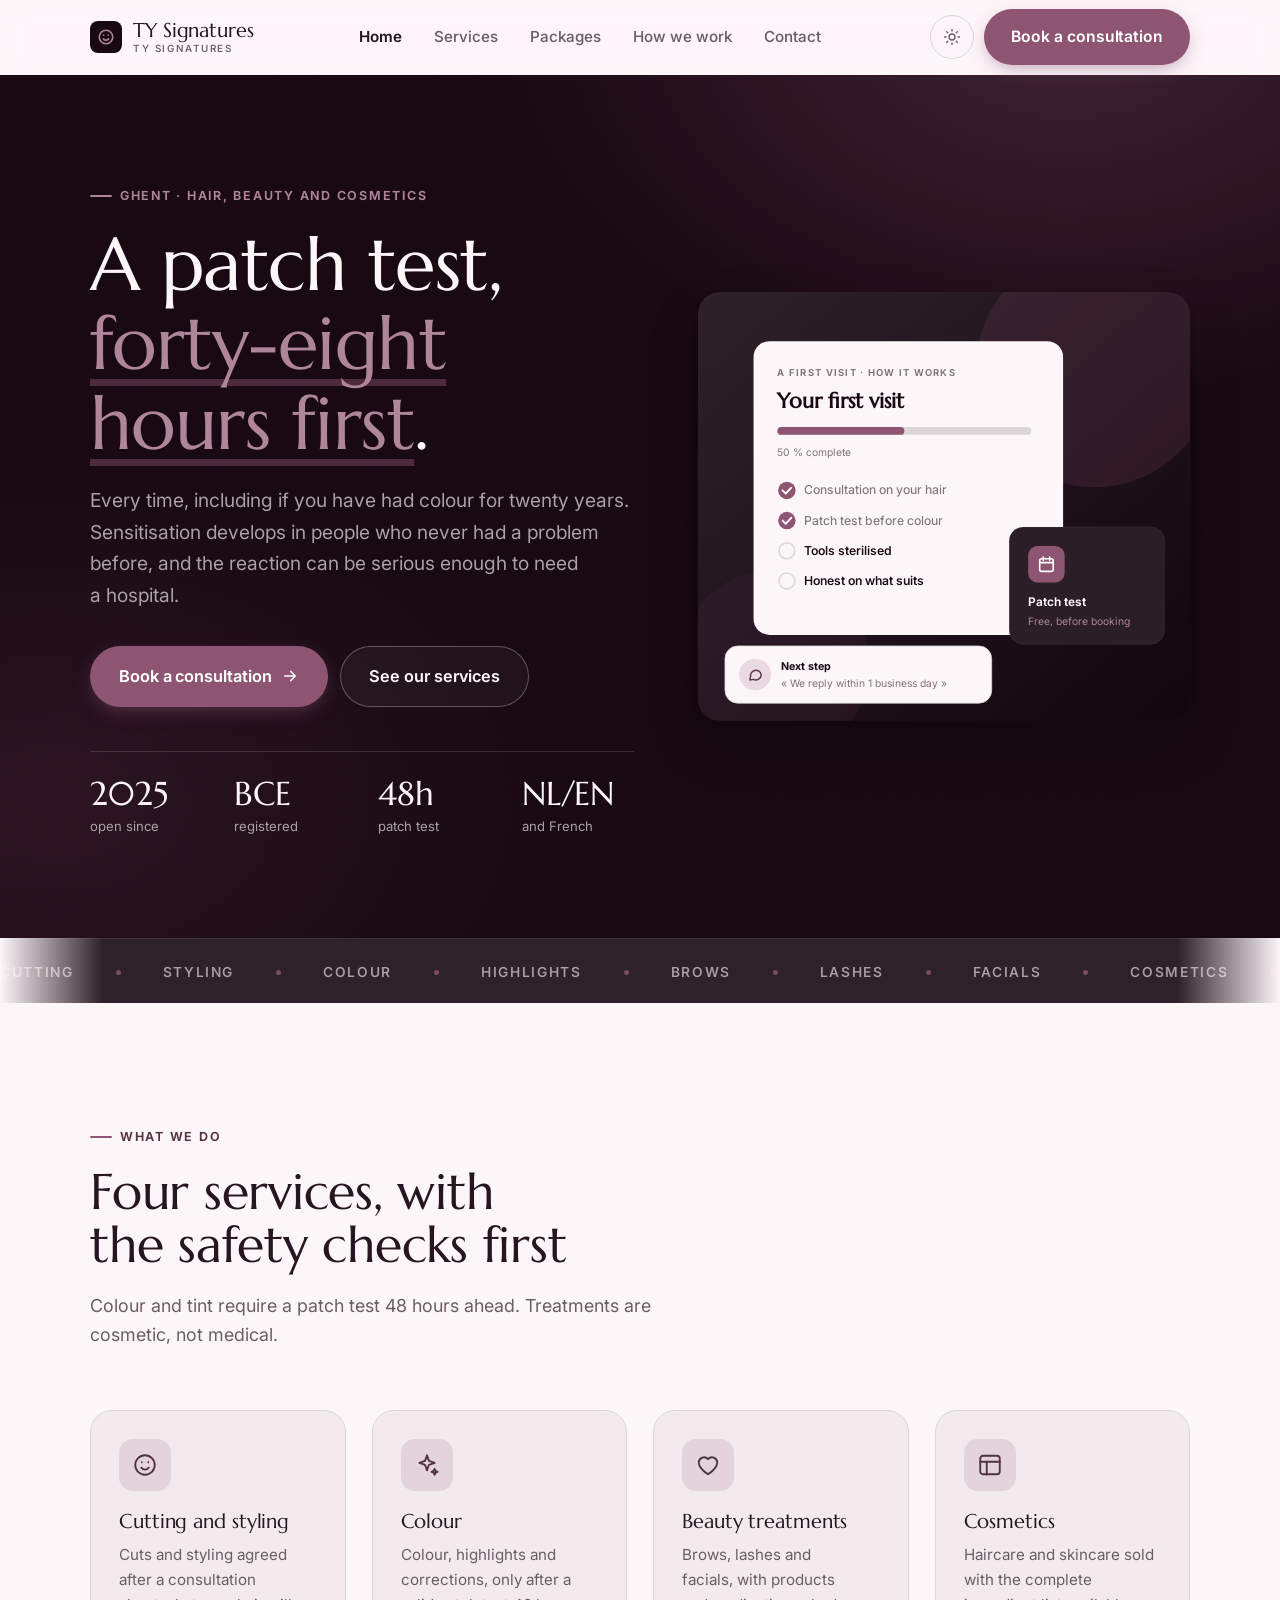
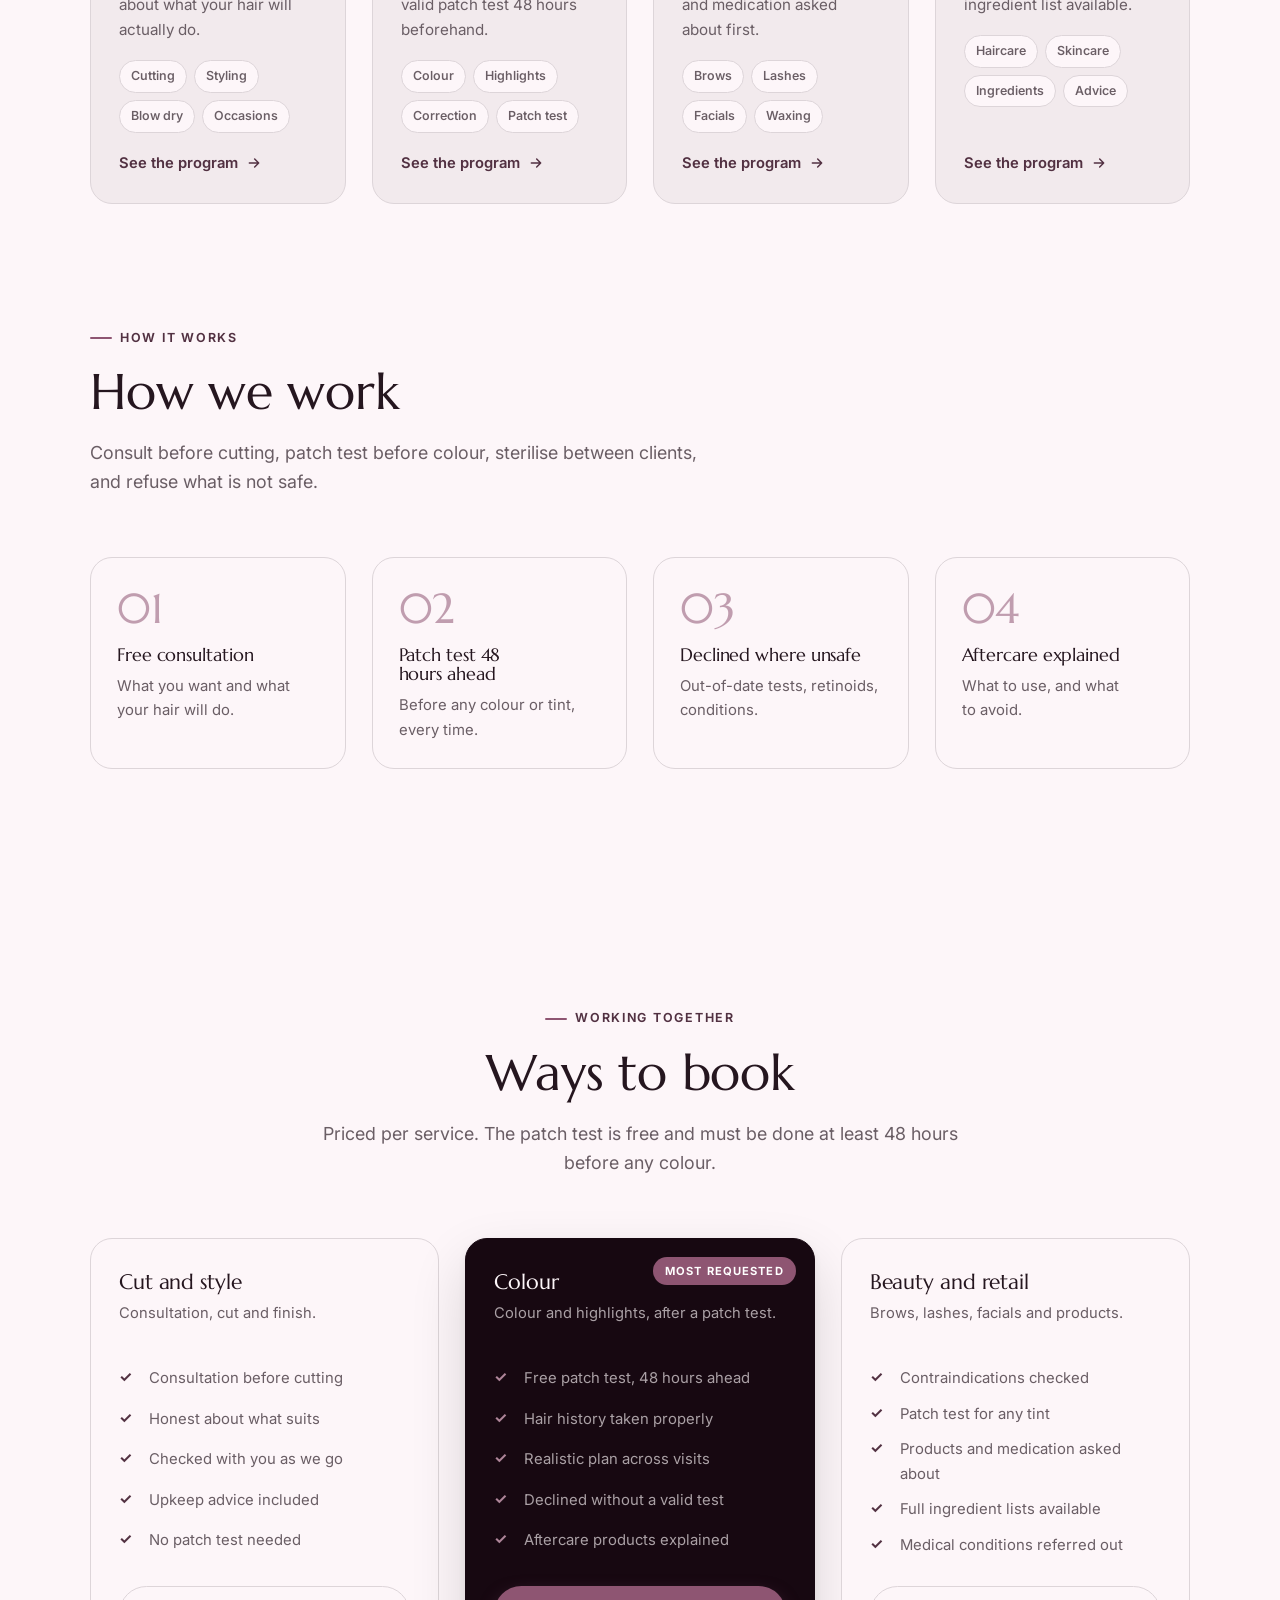
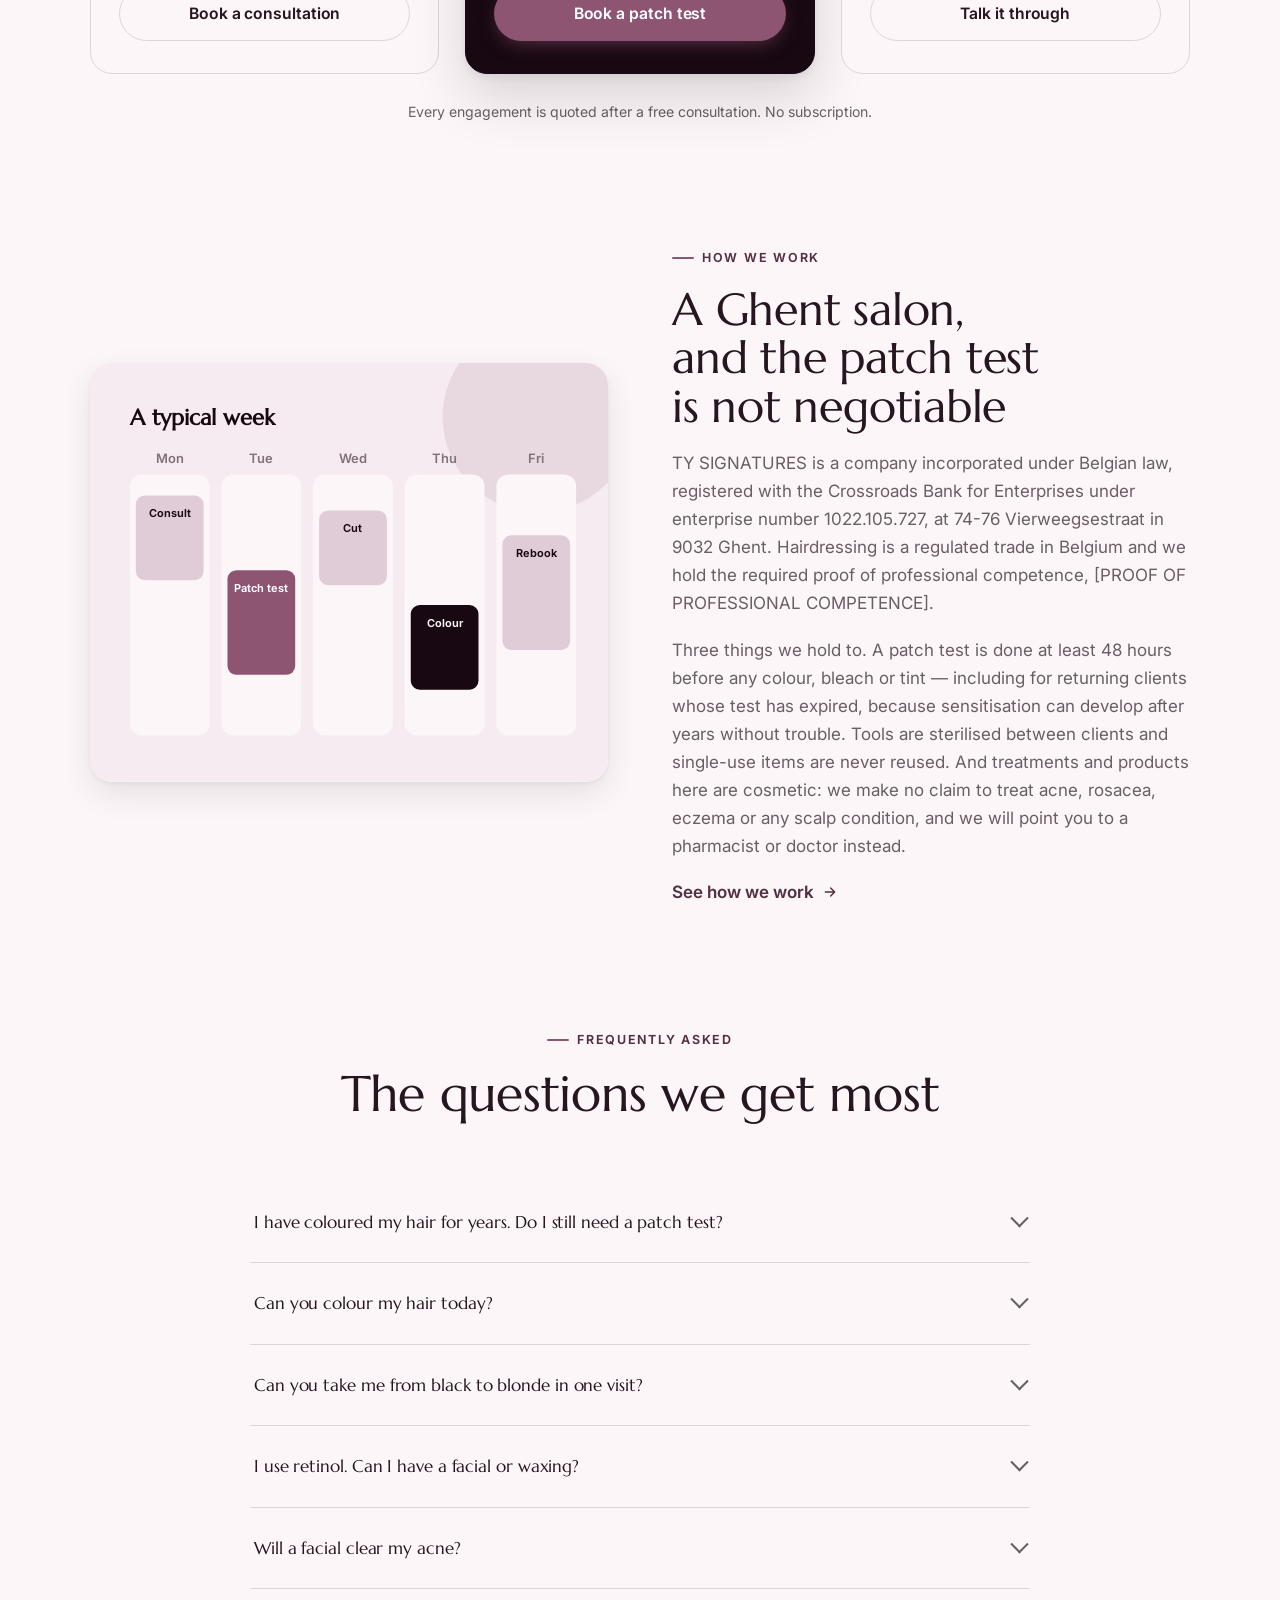
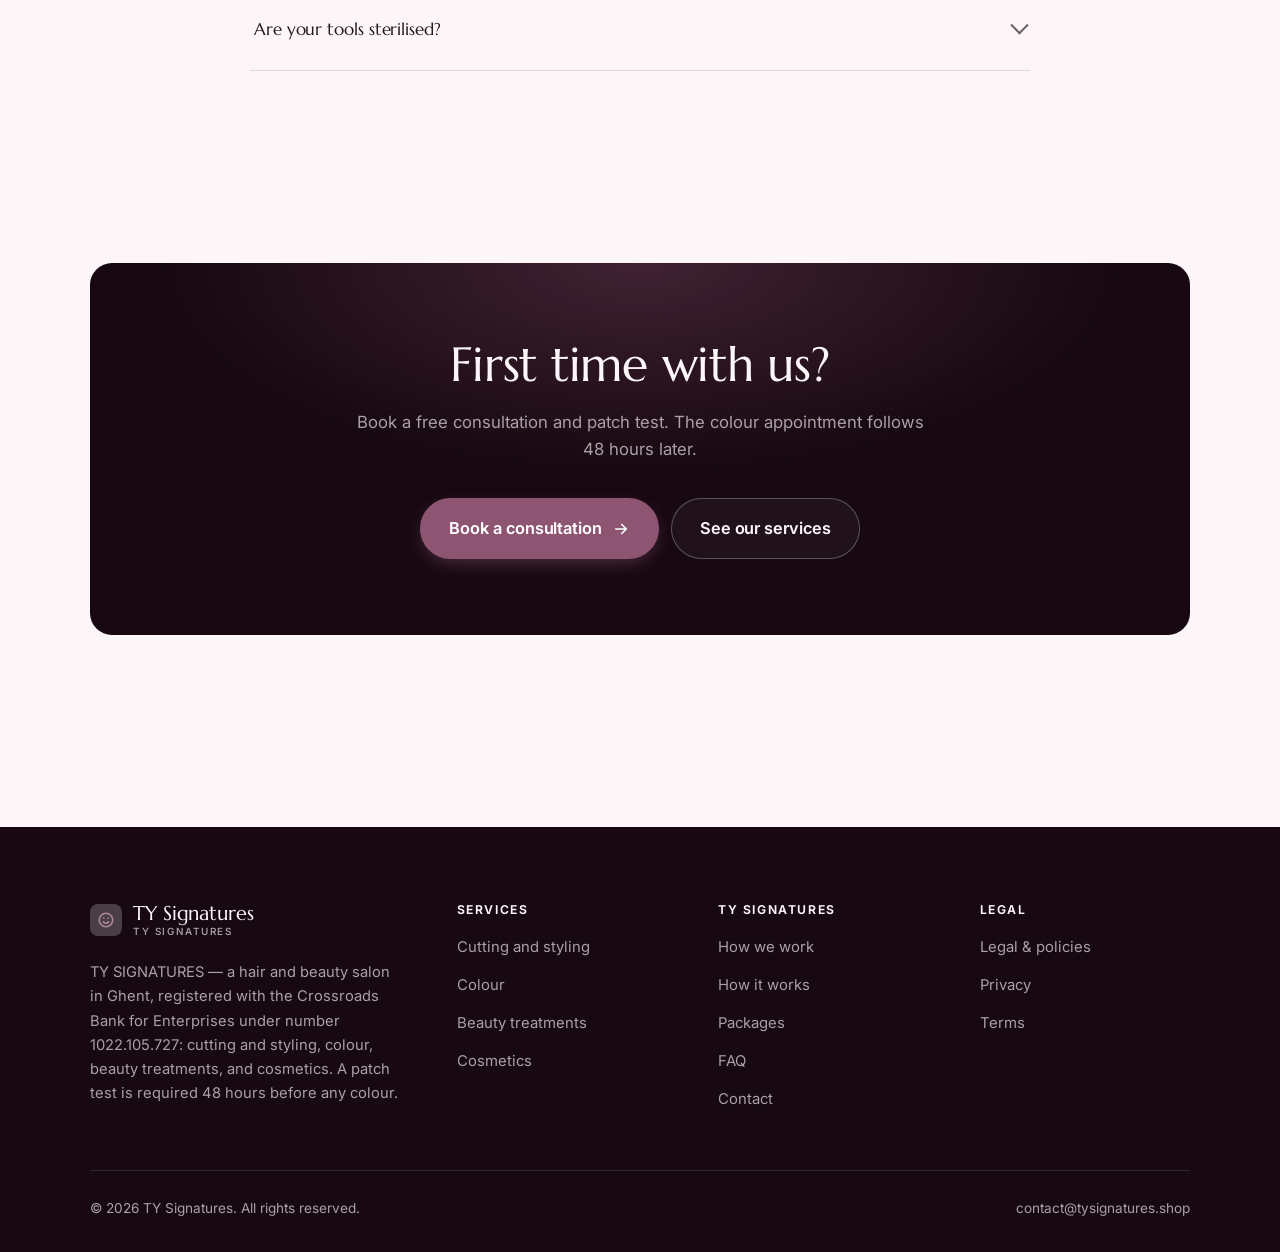
<file: index.html>
<!DOCTYPE html>
<html lang="en" class="no-js">
<head>
<meta charset="utf-8">
<meta name="viewport" content="width=device-width, initial-scale=1">
<title>TY SIGNATURES — hair and beauty salon in Ghent</title>
<meta name="description" content="TY SIGNATURES, a hair and beauty salon in Ghent: cutting and styling, colour with a 48-hour patch test, beauty treatments, and cosmetics with full ingredient lists.">
<link rel="canonical" href="https://tysignatures.shop/">

<meta property="og:type" content="website">
<meta property="og:url" content="https://tysignatures.shop/">
<meta property="og:site_name" content="TY Signatures">
<meta property="og:locale" content="en_US">
<meta property="og:title" content="TY SIGNATURES — hair and beauty salon in Ghent">
<meta property="og:description" content="TY SIGNATURES, a hair and beauty salon in Ghent: cutting and styling, colour with a 48-hour patch test, beauty treatments, and cosmetics with full ingredient lists.">
<meta name="theme-color" content="#170811">

<link rel="icon" href="assets/img/favicon.svg" type="image/svg+xml">
<link rel="preconnect" href="https://fonts.googleapis.com">
<link rel="preconnect" href="https://fonts.gstatic.com" crossorigin>
<link rel="stylesheet" href="https://fonts.googleapis.com/css2?family=Marcellus&family=Inter:wght@400..700&display=swap">
<link rel="stylesheet" href="assets/css/style.css">

<!-- Thème appliqué avant le premier rendu (évite le flash) -->
<script>
document.documentElement.classList.remove('no-js');
(function(){try{var t=localStorage.getItem('site-theme');if(t){document.documentElement.setAttribute('data-theme',t);}}catch(e){}})();
</script>
<script type="application/ld+json">
{
  "@context": "https://schema.org",
  "@type": "Organization",
  "name": "TY Signatures",
  "url": "https://tysignatures.shop/",
  "email": "contact@tysignatures.shop",
  "description": "TY SIGNATURES, a hair and beauty salon in Ghent: cutting and styling, colour with a 48-hour patch test, beauty treatments, and cosmetics with full ingredient lists.",
  "areaServed": "US",
  "knowsLanguage": "en"
}
</script>
</head>

<body>
<a class="skip-link" href="#main">Skip to main content</a>

<header class="site-header">
  <nav class="wrap nav" aria-label="Main navigation">
    <a class="brand" href="index.html">
      <svg class="brand__mark" viewBox="0 0 64 64" aria-hidden="true">
        <rect class="bm-bg" width="64" height="64" rx="16"/>
        <g class="bm-ic" transform="translate(14 14) scale(1.5)" fill="none" stroke-width="2.1" stroke-linecap="round" stroke-linejoin="round"><circle cx="12" cy="12" r="9"/><path d="M8.5 14.5c1 1.2 2.2 1.8 3.5 1.8s2.5-.6 3.5-1.8M9 9.5h.01M15 9.5h.01"/></g>
      </svg>
      <span>TY Signatures<span class="brand__sub">TY SIGNATURES</span></span>
    </a>

    <ul class="nav__links" id="nav-links">
      <li><a href="index.html" aria-current="page">Home</a></li>
      <li><a href="programs.html">Services</a></li>
      <li><a href="index.html#pricing">Packages</a></li>
      <li><a href="about.html">How we work</a></li>
      <li><a href="contact.html">Contact</a></li>
      <li><a class="btn btn--primary" href="contact.html">Book a consultation</a></li>
    </ul>

    <div class="nav__cta">
      <button class="theme-toggle" type="button" aria-label="Switch to dark theme">
        <svg class="icon-sun" viewBox="0 0 24 24" fill="none" stroke="currentColor" stroke-width="1.8" stroke-linecap="round" aria-hidden="true"><circle cx="12" cy="12" r="4"/><path d="M12 2v2m0 16v2M2 12h2m16 0h2M4.9 4.9l1.4 1.4m11.4 11.4 1.4 1.4M19.1 4.9l-1.4 1.4M6.3 17.7l-1.4 1.4"/></svg>
        <svg class="icon-moon" viewBox="0 0 24 24" fill="none" stroke="currentColor" stroke-width="1.8" stroke-linecap="round" stroke-linejoin="round" aria-hidden="true"><path d="M21 12.8A9 9 0 1 1 11.2 3a7 7 0 0 0 9.8 9.8z"/></svg>
      </button>
      <a class="btn btn--primary" href="contact.html">Book a consultation</a>
      <button class="nav__toggle" type="button" aria-expanded="false" aria-controls="nav-links" aria-label="Open menu">
        <svg class="icon-open" viewBox="0 0 24 24" fill="none" stroke="currentColor" stroke-width="2" stroke-linecap="round" aria-hidden="true"><path d="M3 6h18M3 12h18M3 18h18"/></svg>
        <svg class="icon-close" viewBox="0 0 24 24" fill="none" stroke="currentColor" stroke-width="2" stroke-linecap="round" aria-hidden="true"><path d="M6 6l12 12M18 6L6 18"/></svg>
      </button>
    </div>
  </nav>
</header>

<main id="main">

<section class="hero">
  <div class="wrap hero__inner">
    <div>
      <span class="eyebrow hero__eyebrow">Ghent · Hair, beauty and cosmetics</span>
      <h1>A patch test,<br> <em>forty-eight hours first</em>.</h1>
      <p class="hero__lede">Every time, including if you have had colour for twenty years. Sensitisation develops in people who never had a problem before, and the reaction can be serious enough to need a hospital.</p>

      <div class="hero__actions">
        <a class="btn btn--primary btn--lg" href="contact.html">Book a consultation <svg viewBox="0 0 24 24" fill="none" stroke="currentColor" stroke-width="2.2" stroke-linecap="round" stroke-linejoin="round" aria-hidden="true"><path d="M5 12h14M13 6l6 6-6 6"/></svg></a>
        <a class="btn btn--on-dark btn--lg" href="programs.html">See our services</a>
      </div>

      <ul class="hero__proof">
        <li><span class="stat__num">2025</span><span class="stat__label">open since</span></li>
        <li><span class="stat__num">BCE</span><span class="stat__label">registered</span></li>
        <li><span class="stat__num">48h</span><span class="stat__label">patch test</span></li>
        <li><span class="stat__num">NL/EN</span><span class="stat__label">and French</span></li>
      </ul>
    </div>

    <div class="hero__art">
      <svg viewBox="0 0 620 540" role="img" aria-label="How a first visit to TY Signatures works, from consultation to patch test.">
        <defs>
          <linearGradient id="hbg" x1="0" y1="0" x2="1" y2="1">
            <stop offset="0" stop-color="#2e2129"/><stop offset="1" stop-color="#12060e"/>
          </linearGradient>
        </defs>
        <rect width="620" height="540" rx="22" fill="url(#hbg)"/>
        <circle cx="500" cy="96" r="150" fill="#8e5572" opacity=".16"/>
        <circle cx="96" cy="470" r="120" fill="#8e5572" opacity=".08"/>

        <g style="font-family: var(--font-body)">
          <!-- Carte programme -->
          <rect x="70" y="62" width="390" height="370" rx="20" fill="#fdf6f9"/>
          <text x="100" y="106" font-size="12" font-weight="650" letter-spacing="1.6" fill="#7f7379">A FIRST VISIT · HOW IT WORKS</text>
          <text x="100" y="146" font-size="27" font-weight="700" fill="#170811" style="font-family: var(--font-display)">Your first visit</text>
          <rect x="100" y="170" width="320" height="10" rx="5" fill="#ddd5d9"/>
          <rect x="100" y="170" width="160" height="10" rx="5" fill="#8e5572"/>
          <text x="100" y="206" font-size="13" fill="#7f7379">50 % complete</text>
          <circle cx="112" cy="250" r="11" fill="#8e5572"/><path d="M106.5 250l4 4 7-7.5" fill="none" stroke="#ffffff" stroke-width="2.4" stroke-linecap="round" stroke-linejoin="round"/><text x="134" y="255" font-size="15.5" fill="#7f7379" font-weight="450">Consultation on your hair</text>
          <circle cx="112" cy="288" r="11" fill="#8e5572"/><path d="M106.5 288l4 4 7-7.5" fill="none" stroke="#ffffff" stroke-width="2.4" stroke-linecap="round" stroke-linejoin="round"/><text x="134" y="293" font-size="15.5" fill="#7f7379" font-weight="450">Patch test before colour</text>
          <circle cx="112" cy="326" r="10" fill="none" stroke="#ddd5d9" stroke-width="2"/><text x="134" y="331" font-size="15.5" fill="#170811" font-weight="560">Tools sterilised</text>
          <circle cx="112" cy="364" r="10" fill="none" stroke="#ddd5d9" stroke-width="2"/><text x="134" y="369" font-size="15.5" fill="#170811" font-weight="560">Honest on what suits</text>

          <!-- Carte séance -->
          <rect x="392" y="296" width="196" height="148" rx="18" fill="#2c1e26" stroke="#ffffff" stroke-opacity=".08"/>
          <rect x="416" y="320" width="46" height="46" rx="12" fill="#8e5572"/>
          <g transform="translate(427 331)" fill="none" stroke="#ffffff" color="#ffffff" stroke-width="2" stroke-linecap="round" stroke-linejoin="round"><rect x="3.5" y="5" width="17" height="16" rx="2.5"/><path d="M8 3v4M16 3v4M3.5 10h17"/></g>
          <text x="416" y="396" font-size="15" font-weight="650" fill="#fdf6f9">Patch test</text>
          <text x="416" y="420" font-size="13" fill="#ae8599">Free, before booking</text>

          <!-- Retour du coach -->
          <rect x="34" y="446" width="336" height="72" rx="16" fill="#fdf6f9" stroke="#ddd5d9"/>
          <circle cx="72" cy="482" r="20" fill="#e9d9e1"/>
          <g transform="translate(62 472) scale(.84)" fill="none" stroke="#5c374a" stroke-width="2.2" stroke-linecap="round" stroke-linejoin="round"><path d="M21 12a8 8 0 0 1-11.6 7.1L4 20l1-4.6A8 8 0 1 1 21 12z"/></g>
          <text x="104" y="476" font-size="13.5" font-weight="700" fill="#170811">Next step</text>
          <text x="104" y="498" font-size="13" fill="#7f7379">« We reply within 1 business day »</text>
        </g>
      </svg>
    </div>
  </div>
</section>

<div class="marquee" aria-hidden="true">
  <div class="marquee__track"><span>Cutting</span><span>Styling</span><span>Colour</span><span>Highlights</span><span>Brows</span><span>Lashes</span><span>Facials</span><span>Cosmetics</span><span>Patch tested</span><span>Sterilised tools</span><span>Cutting</span><span>Styling</span><span>Colour</span><span>Highlights</span><span>Brows</span><span>Lashes</span><span>Facials</span><span>Cosmetics</span><span>Patch tested</span><span>Sterilised tools</span></div>
</div>

<section class="section wrap" id="programs">
  <div class="section-head reveal">
    <span class="eyebrow">What we do</span>
    <h2>Four services, with the safety checks first</h2>
    <p>Colour and tint require a patch test 48 hours ahead. Treatments are cosmetic, not medical.</p>
  </div>
  <div class="grid grid--4 reveal-group">
    <a class="card" href="programs.html#cutting">
      <div class="card__icon"><svg viewBox="0 0 24 24" fill="none" stroke="currentColor" stroke-width="1.7" stroke-linecap="round" stroke-linejoin="round" aria-hidden="true"><circle cx="12" cy="12" r="9"/><path d="M8.5 14.5c1 1.2 2.2 1.8 3.5 1.8s2.5-.6 3.5-1.8M9 9.5h.01M15 9.5h.01"/></svg></div>
      <h3>Cutting and styling</h3>
      <p>Cuts and styling agreed after a consultation about what your hair will actually do.</p>
      <ul class="tags"><li>Cutting</li><li>Styling</li><li>Blow dry</li><li>Occasions</li></ul>
      <span class="arrow-link">See the program <svg viewBox="0 0 24 24" fill="none" stroke="currentColor" stroke-width="2.2" stroke-linecap="round" stroke-linejoin="round" aria-hidden="true"><path d="M5 12h14M13 6l6 6-6 6"/></svg></span>
    </a>
    <a class="card" href="programs.html#colour">
      <div class="card__icon"><svg viewBox="0 0 24 24" fill="none" stroke="currentColor" stroke-width="1.7" stroke-linecap="round" stroke-linejoin="round" aria-hidden="true"><path d="M12 3l1.8 5.2L19 10l-5.2 1.8L12 17l-1.8-5.2L5 10l5.2-1.8zM19 15.5l.8 2 2 .8-2 .8-.8 2-.8-2-2-.8 2-.8z"/></svg></div>
      <h3>Colour</h3>
      <p>Colour, highlights and corrections, only after a valid patch test 48 hours beforehand.</p>
      <ul class="tags"><li>Colour</li><li>Highlights</li><li>Correction</li><li>Patch test</li></ul>
      <span class="arrow-link">See the program <svg viewBox="0 0 24 24" fill="none" stroke="currentColor" stroke-width="2.2" stroke-linecap="round" stroke-linejoin="round" aria-hidden="true"><path d="M5 12h14M13 6l6 6-6 6"/></svg></span>
    </a>
    <a class="card" href="programs.html#beauty">
      <div class="card__icon"><svg viewBox="0 0 24 24" fill="none" stroke="currentColor" stroke-width="1.7" stroke-linecap="round" stroke-linejoin="round" aria-hidden="true"><path d="M12 20.5s-8.5-4.8-8.5-11A4.8 4.8 0 0 1 12 6.6a4.8 4.8 0 0 1 8.5 2.9c0 6.2-8.5 11-8.5 11z"/></svg></div>
      <h3>Beauty treatments</h3>
      <p>Brows, lashes and facials, with products and medication asked about first.</p>
      <ul class="tags"><li>Brows</li><li>Lashes</li><li>Facials</li><li>Waxing</li></ul>
      <span class="arrow-link">See the program <svg viewBox="0 0 24 24" fill="none" stroke="currentColor" stroke-width="2.2" stroke-linecap="round" stroke-linejoin="round" aria-hidden="true"><path d="M5 12h14M13 6l6 6-6 6"/></svg></span>
    </a>
    <a class="card" href="programs.html#cosmetics">
      <div class="card__icon"><svg viewBox="0 0 24 24" fill="none" stroke="currentColor" stroke-width="1.7" stroke-linecap="round" stroke-linejoin="round" aria-hidden="true"><rect x="3" y="3.5" width="18" height="17" rx="2.5"/><path d="M3 9h18M9 9v11.5"/></svg></div>
      <h3>Cosmetics</h3>
      <p>Haircare and skincare sold with the complete ingredient list available.</p>
      <ul class="tags"><li>Haircare</li><li>Skincare</li><li>Ingredients</li><li>Advice</li></ul>
      <span class="arrow-link">See the program <svg viewBox="0 0 24 24" fill="none" stroke="currentColor" stroke-width="2.2" stroke-linecap="round" stroke-linejoin="round" aria-hidden="true"><path d="M5 12h14M13 6l6 6-6 6"/></svg></span>
    </a>
  </div>
</section>

<section class="section section--flush wrap" id="how-it-works">
  <div class="section-head reveal">
    <span class="eyebrow">How it works</span>
    <h2>How we work</h2>
    <p>Consult before cutting, patch test before colour, sterilise between clients, and refuse what is not safe.</p>
  </div>
  <div class="grid grid--4 steps reveal-group">
    <article class="step">
      <h3>Free consultation</h3>
      <p>What you want and what your hair will do.</p>
    </article>
    <article class="step">
      <h3>Patch test 48 hours ahead</h3>
      <p>Before any colour or tint, every time.</p>
    </article>
    <article class="step">
      <h3>Declined where unsafe</h3>
      <p>Out-of-date tests, retinoids, conditions.</p>
    </article>
    <article class="step">
      <h3>Aftercare explained</h3>
      <p>What to use, and what to avoid.</p>
    </article>
  </div>
</section>

<section class="section wrap" id="pricing">
  <div class="section-head section-head--center reveal">
    <span class="eyebrow">Working together</span>
    <h2>Ways to book</h2>
    <p>Priced per service. The patch test is free and must be done at least 48 hours before any colour.</p>
  </div>
  <div class="grid grid--3 plans reveal-group">
    <article class="plan">
      
      <h3>Cut and style</h3>
      <p class="plan__desc">Consultation, cut and finish.</p>
      
      <ul class="plan__features">
        <li>Consultation before cutting</li>
        <li>Honest about what suits</li>
        <li>Checked with you as we go</li>
        <li>Upkeep advice included</li>
        <li>No patch test needed</li>
      </ul>
      <a class="btn btn--ghost btn--block" href="contact.html">Book a consultation</a>
    </article>
    <article class="plan plan--featured">
      <span class="plan__tag">Most requested</span>
      <h3>Colour</h3>
      <p class="plan__desc">Colour and highlights, after a patch test.</p>
      
      <ul class="plan__features">
        <li>Free patch test, 48 hours ahead</li>
        <li>Hair history taken properly</li>
        <li>Realistic plan across visits</li>
        <li>Declined without a valid test</li>
        <li>Aftercare products explained</li>
      </ul>
      <a class="btn btn--primary btn--block" href="contact.html">Book a patch test</a>
    </article>
    <article class="plan">
      
      <h3>Beauty and retail</h3>
      <p class="plan__desc">Brows, lashes, facials and products.</p>
      
      <ul class="plan__features">
        <li>Contraindications checked</li>
        <li>Patch test for any tint</li>
        <li>Products and medication asked about</li>
        <li>Full ingredient lists available</li>
        <li>Medical conditions referred out</li>
      </ul>
      <a class="btn btn--ghost btn--block" href="contact.html">Talk it through</a>
    </article>
  </div>
  <p class="plans-note">Every engagement is quoted after a free consultation. No subscription.</p>
</section>

<section class="section section--flush wrap">
  <div class="split reveal">
    <div class="split__art">
      <svg viewBox="0 0 520 420" role="img" aria-label="Example of a typical week: Consult, Patch test, Cut, Colour, Rebook.">
        <rect width="520" height="420" rx="20" fill="#f5ebf0"/>
        <circle cx="450" cy="54" r="96" fill="#8e5572" opacity=".12"/>
        <g style="font-family: var(--font-body)">
        <text x="40" y="62" font-size="22" font-weight="700" fill="#170811" style="font-family: var(--font-display)">A typical week</text>
        <text x="80" y="100" text-anchor="middle" font-size="13" font-weight="600" fill="#7f7379">Mon</text>
        <rect x="40" y="112" width="80" height="262" rx="12" fill="#fdf6f9"/>
        <rect x="46" y="133" width="68" height="85" rx="9" fill="#e0ccd6"/>
        <text x="80" y="155" text-anchor="middle" font-size="11" font-weight="650" fill="#170811">Consult</text>
        <text x="172" y="100" text-anchor="middle" font-size="13" font-weight="600" fill="#7f7379">Tue</text>
        <rect x="132" y="112" width="80" height="262" rx="12" fill="#fdf6f9"/>
        <rect x="138" y="208" width="68" height="105" rx="9" fill="#8e5572"/>
        <text x="172" y="230" text-anchor="middle" font-size="11" font-weight="650" fill="#ffffff">Patch test</text>
        <text x="264" y="100" text-anchor="middle" font-size="13" font-weight="600" fill="#7f7379">Wed</text>
        <rect x="224" y="112" width="80" height="262" rx="12" fill="#fdf6f9"/>
        <rect x="230" y="148" width="68" height="75" rx="9" fill="#e0ccd6"/>
        <text x="264" y="170" text-anchor="middle" font-size="11" font-weight="650" fill="#170811">Cut</text>
        <text x="356" y="100" text-anchor="middle" font-size="13" font-weight="600" fill="#7f7379">Thu</text>
        <rect x="316" y="112" width="80" height="262" rx="12" fill="#fdf6f9"/>
        <rect x="322" y="243" width="68" height="85" rx="9" fill="#170811"/>
        <text x="356" y="265" text-anchor="middle" font-size="11" font-weight="650" fill="#fdf6f9">Colour</text>
        <text x="448" y="100" text-anchor="middle" font-size="13" font-weight="600" fill="#7f7379">Fri</text>
        <rect x="408" y="112" width="80" height="262" rx="12" fill="#fdf6f9"/>
        <rect x="414" y="173" width="68" height="115" rx="9" fill="#e0ccd6"/>
        <text x="448" y="195" text-anchor="middle" font-size="11" font-weight="650" fill="#170811">Rebook</text>
        </g>
      </svg>
    </div>
    <div>
      <span class="eyebrow">How we work</span>
      <h2>A Ghent salon, and the patch test is not negotiable</h2>
      <p>TY SIGNATURES is a company incorporated under Belgian law, registered with the Crossroads Bank for Enterprises under enterprise number 1022.105.727, at 74-76 Vierweegsestraat in 9032 Ghent. Hairdressing is a regulated trade in Belgium and we hold the required proof of professional competence, [PROOF OF PROFESSIONAL COMPETENCE].</p>
      <p>Three things we hold to. A patch test is done at least 48 hours before any colour, bleach or tint — including for returning clients whose test has expired, because sensitisation can develop after years without trouble. Tools are sterilised between clients and single-use items are never reused. And treatments and products here are cosmetic: we make no claim to treat acne, rosacea, eczema or any scalp condition, and we will point you to a pharmacist or doctor instead.</p>
      <p><a class="arrow-link" href="about.html">See how we work <svg viewBox="0 0 24 24" fill="none" stroke="currentColor" stroke-width="2.2" stroke-linecap="round" stroke-linejoin="round" aria-hidden="true"><path d="M5 12h14M13 6l6 6-6 6"/></svg></a></p>
    </div>
  </div>
</section>

<section class="section section--flush wrap" id="faq">
  <div class="section-head section-head--center reveal">
    <span class="eyebrow">Frequently asked</span>
    <h2>The questions we get most</h2>
  </div>
  <div class="faq reveal">
    <details>
      <summary>I have coloured my hair for years. Do I still need a patch test?</summary>
      <p>Yes. Sensitisation can develop after years of uneventful use, which is exactly why the test is repeated. If your last test is out of date we will decline the colour, and we will not be talked out of it.</p>
    </details>
    <details>
      <summary>Can you colour my hair today?</summary>
      <p>Only if you already have a valid patch test. If not, come in for the test today and we will book the colour for 48 hours later — that gap is the entire point of it.</p>
    </details>
    <details>
      <summary>Can you take me from black to blonde in one visit?</summary>
      <p>Honestly, usually not. On previously dyed hair that is a process over several sittings, and a salon promising it in one appointment is risking your hair. We will tell you what is realistic.</p>
    </details>
    <details>
      <summary>I use retinol. Can I have a facial or waxing?</summary>
      <p>Tell us first. Retinoids and acids make skin lift during waxing and change how a facial should be done, so we may wait or adjust the treatment rather than risk removing skin.</p>
    </details>
    <details>
      <summary>Will a facial clear my acne?</summary>
      <p>No. Facials are cosmetic and cannot treat acne, rosacea or eczema. We will say so rather than selling you a course, and point you to a pharmacist or doctor who can help.</p>
    </details>
    <details>
      <summary>Are your tools sterilised?</summary>
      <p>Yes, between every client, and single-use items are disposed of after one use. It is worth asking this anywhere you go.</p>
    </details>
  </div>
</section>

<section class="wrap section--tight">
  <div class="cta-band reveal">
    <h2>First time with us?</h2>
    <p>Book a free consultation and patch test. The colour appointment follows 48 hours later.</p>
    <div class="hero__actions">
      <a class="btn btn--primary btn--lg" href="contact.html">Book a consultation <svg viewBox="0 0 24 24" fill="none" stroke="currentColor" stroke-width="2.2" stroke-linecap="round" stroke-linejoin="round" aria-hidden="true"><path d="M5 12h14M13 6l6 6-6 6"/></svg></a>
      <a class="btn btn--on-dark btn--lg" href="programs.html">See our services</a>
    </div>
  </div>
</section>

</main>

<footer class="site-footer">
  <div class="wrap">
    <div class="footer__grid">
      <div class="footer__brand">
        <a class="brand" href="index.html">
          <svg class="brand__mark" viewBox="0 0 64 64" aria-hidden="true">
        <rect class="bm-bg" width="64" height="64" rx="16"/>
        <g class="bm-ic" transform="translate(14 14) scale(1.5)" fill="none" stroke-width="2.1" stroke-linecap="round" stroke-linejoin="round"><circle cx="12" cy="12" r="9"/><path d="M8.5 14.5c1 1.2 2.2 1.8 3.5 1.8s2.5-.6 3.5-1.8M9 9.5h.01M15 9.5h.01"/></g>
      </svg>
          <span>TY Signatures<span class="brand__sub">TY SIGNATURES</span></span>
        </a>
        <p>TY SIGNATURES — a hair and beauty salon in Ghent, registered with the Crossroads Bank for Enterprises under number 1022.105.727: cutting and styling, colour, beauty treatments, and cosmetics. A patch test is required 48 hours before any colour.</p>
      </div>

      <div class="footer__col">
        <h4>Services</h4>
        <ul>
          <li><a href="programs.html#cutting">Cutting and styling</a></li>
          <li><a href="programs.html#colour">Colour</a></li>
          <li><a href="programs.html#beauty">Beauty treatments</a></li>
          <li><a href="programs.html#cosmetics">Cosmetics</a></li>
        </ul>
      </div>

      <div class="footer__col">
        <h4>TY Signatures</h4>
        <ul>
          <li><a href="about.html">How we work</a></li>
          <li><a href="index.html#how-it-works">How it works</a></li>
          <li><a href="index.html#pricing">Packages</a></li>
          <li><a href="index.html#faq">FAQ</a></li>
          <li><a href="contact.html">Contact</a></li>
        </ul>
      </div>

      <div class="footer__col">
        <h4>Legal</h4>
        <ul>
          <li><a href="legal.html">Legal &amp; policies</a></li>
          <li><a href="legal.html#privacy">Privacy</a></li>
          <li><a href="legal.html#terms">Terms</a></li>
        </ul>
      </div>
    </div>

    <div class="footer__bottom">
      <p>© <span data-year>2026</span> TY Signatures. All rights reserved.</p>
      <p><a href="mailto:contact@tysignatures.shop">contact@tysignatures.shop</a></p>
    </div>
  </div>
</footer>

<script src="assets/js/main.js" defer></script>
</body>
</html>
</file>
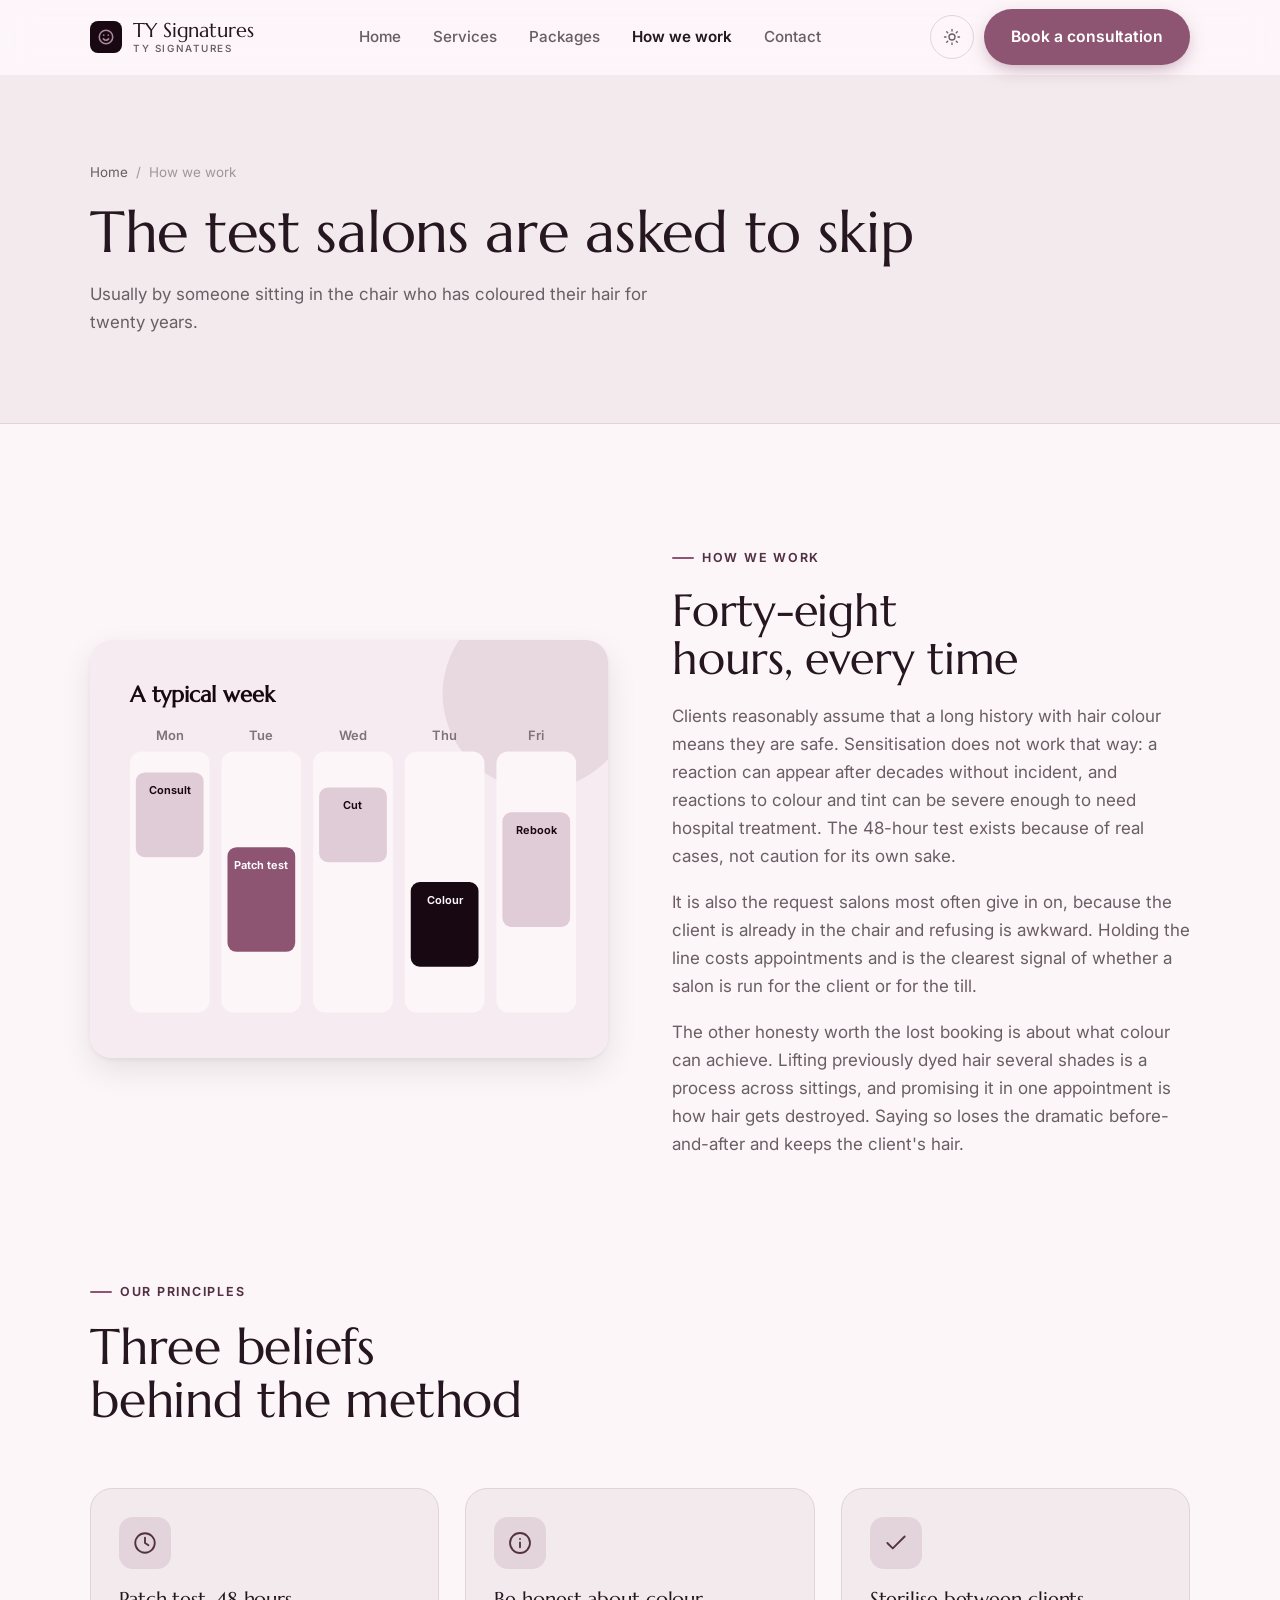
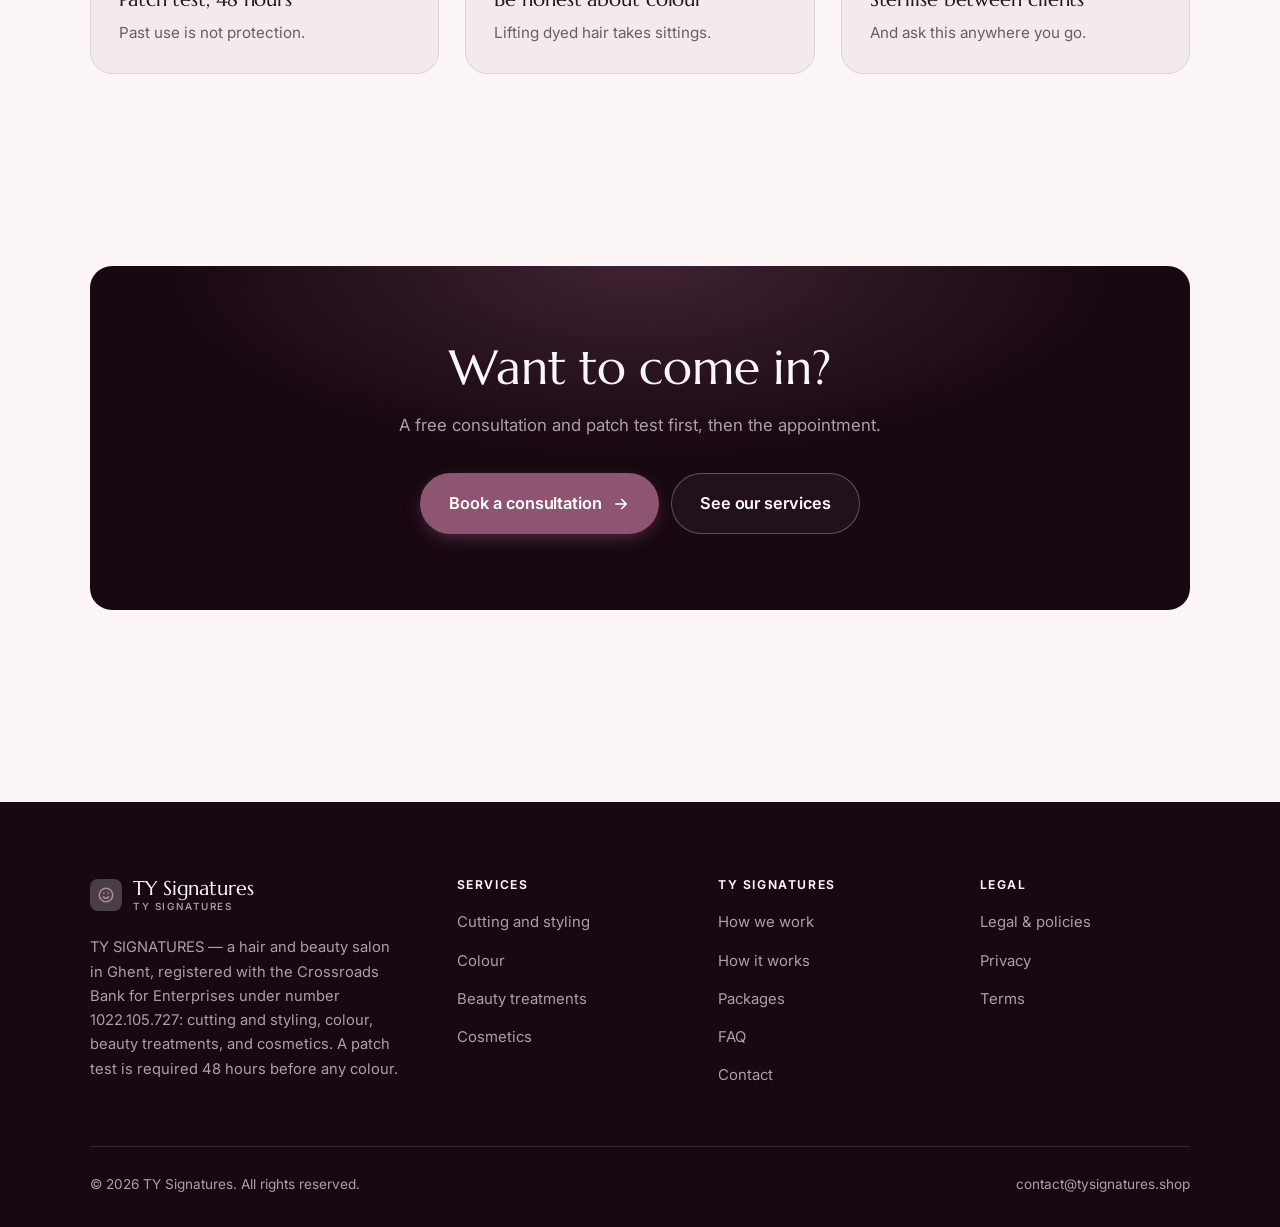
<file: about.html>
<!DOCTYPE html>
<html lang="en" class="no-js">
<head>
<meta charset="utf-8">
<meta name="viewport" content="width=device-width, initial-scale=1">
<title>How we work — TY Signatures</title>
<meta name="description" content="About TY SIGNATURES, a hair and beauty salon in Ghent, enterprise number 1022.105.727.">
<link rel="canonical" href="https://tysignatures.shop/about.html">

<meta property="og:type" content="website">
<meta property="og:url" content="https://tysignatures.shop/about.html">
<meta property="og:site_name" content="TY Signatures">
<meta property="og:locale" content="en_US">
<meta property="og:title" content="How we work — TY Signatures">
<meta property="og:description" content="About TY SIGNATURES, a hair and beauty salon in Ghent, enterprise number 1022.105.727.">
<meta name="theme-color" content="#170811">

<link rel="icon" href="assets/img/favicon.svg" type="image/svg+xml">
<link rel="preconnect" href="https://fonts.googleapis.com">
<link rel="preconnect" href="https://fonts.gstatic.com" crossorigin>
<link rel="stylesheet" href="https://fonts.googleapis.com/css2?family=Marcellus&family=Inter:wght@400..700&display=swap">
<link rel="stylesheet" href="assets/css/style.css">

<!-- Thème appliqué avant le premier rendu (évite le flash) -->
<script>
document.documentElement.classList.remove('no-js');
(function(){try{var t=localStorage.getItem('site-theme');if(t){document.documentElement.setAttribute('data-theme',t);}}catch(e){}})();
</script>
</head>

<body>
<a class="skip-link" href="#main">Skip to main content</a>

<header class="site-header">
  <nav class="wrap nav" aria-label="Main navigation">
    <a class="brand" href="index.html">
      <svg class="brand__mark" viewBox="0 0 64 64" aria-hidden="true">
        <rect class="bm-bg" width="64" height="64" rx="16"/>
        <g class="bm-ic" transform="translate(14 14) scale(1.5)" fill="none" stroke-width="2.1" stroke-linecap="round" stroke-linejoin="round"><circle cx="12" cy="12" r="9"/><path d="M8.5 14.5c1 1.2 2.2 1.8 3.5 1.8s2.5-.6 3.5-1.8M9 9.5h.01M15 9.5h.01"/></g>
      </svg>
      <span>TY Signatures<span class="brand__sub">TY SIGNATURES</span></span>
    </a>

    <ul class="nav__links" id="nav-links">
      <li><a href="index.html">Home</a></li>
      <li><a href="programs.html">Services</a></li>
      <li><a href="index.html#pricing">Packages</a></li>
      <li><a href="about.html" aria-current="page">How we work</a></li>
      <li><a href="contact.html">Contact</a></li>
      <li><a class="btn btn--primary" href="contact.html">Book a consultation</a></li>
    </ul>

    <div class="nav__cta">
      <button class="theme-toggle" type="button" aria-label="Switch to dark theme">
        <svg class="icon-sun" viewBox="0 0 24 24" fill="none" stroke="currentColor" stroke-width="1.8" stroke-linecap="round" aria-hidden="true"><circle cx="12" cy="12" r="4"/><path d="M12 2v2m0 16v2M2 12h2m16 0h2M4.9 4.9l1.4 1.4m11.4 11.4 1.4 1.4M19.1 4.9l-1.4 1.4M6.3 17.7l-1.4 1.4"/></svg>
        <svg class="icon-moon" viewBox="0 0 24 24" fill="none" stroke="currentColor" stroke-width="1.8" stroke-linecap="round" stroke-linejoin="round" aria-hidden="true"><path d="M21 12.8A9 9 0 1 1 11.2 3a7 7 0 0 0 9.8 9.8z"/></svg>
      </button>
      <a class="btn btn--primary" href="contact.html">Book a consultation</a>
      <button class="nav__toggle" type="button" aria-expanded="false" aria-controls="nav-links" aria-label="Open menu">
        <svg class="icon-open" viewBox="0 0 24 24" fill="none" stroke="currentColor" stroke-width="2" stroke-linecap="round" aria-hidden="true"><path d="M3 6h18M3 12h18M3 18h18"/></svg>
        <svg class="icon-close" viewBox="0 0 24 24" fill="none" stroke="currentColor" stroke-width="2" stroke-linecap="round" aria-hidden="true"><path d="M6 6l12 12M18 6L6 18"/></svg>
      </button>
    </div>
  </nav>
</header>

<main id="main">

<section class="page-head">
  <div class="wrap">
    <nav class="breadcrumb" aria-label="Breadcrumb">
      <a href="index.html">Home</a><span>/</span><span aria-current="page">How we work</span>
    </nav>
    <h1>The test salons are asked to skip</h1>
    <p>Usually by someone sitting in the chair who has coloured their hair for twenty years.</p>
  </div>
</section>

<section class="section wrap">
  <div class="split reveal">
    <div class="split__art">
      <svg viewBox="0 0 520 420" role="img" aria-label="Example of a typical week: Consult, Patch test, Cut, Colour, Rebook.">
        <rect width="520" height="420" rx="20" fill="#f5ebf0"/>
        <circle cx="450" cy="54" r="96" fill="#8e5572" opacity=".12"/>
        <g style="font-family: var(--font-body)">
        <text x="40" y="62" font-size="22" font-weight="700" fill="#170811" style="font-family: var(--font-display)">A typical week</text>
        <text x="80" y="100" text-anchor="middle" font-size="13" font-weight="600" fill="#7f7379">Mon</text>
        <rect x="40" y="112" width="80" height="262" rx="12" fill="#fdf6f9"/>
        <rect x="46" y="133" width="68" height="85" rx="9" fill="#e0ccd6"/>
        <text x="80" y="155" text-anchor="middle" font-size="11" font-weight="650" fill="#170811">Consult</text>
        <text x="172" y="100" text-anchor="middle" font-size="13" font-weight="600" fill="#7f7379">Tue</text>
        <rect x="132" y="112" width="80" height="262" rx="12" fill="#fdf6f9"/>
        <rect x="138" y="208" width="68" height="105" rx="9" fill="#8e5572"/>
        <text x="172" y="230" text-anchor="middle" font-size="11" font-weight="650" fill="#ffffff">Patch test</text>
        <text x="264" y="100" text-anchor="middle" font-size="13" font-weight="600" fill="#7f7379">Wed</text>
        <rect x="224" y="112" width="80" height="262" rx="12" fill="#fdf6f9"/>
        <rect x="230" y="148" width="68" height="75" rx="9" fill="#e0ccd6"/>
        <text x="264" y="170" text-anchor="middle" font-size="11" font-weight="650" fill="#170811">Cut</text>
        <text x="356" y="100" text-anchor="middle" font-size="13" font-weight="600" fill="#7f7379">Thu</text>
        <rect x="316" y="112" width="80" height="262" rx="12" fill="#fdf6f9"/>
        <rect x="322" y="243" width="68" height="85" rx="9" fill="#170811"/>
        <text x="356" y="265" text-anchor="middle" font-size="11" font-weight="650" fill="#fdf6f9">Colour</text>
        <text x="448" y="100" text-anchor="middle" font-size="13" font-weight="600" fill="#7f7379">Fri</text>
        <rect x="408" y="112" width="80" height="262" rx="12" fill="#fdf6f9"/>
        <rect x="414" y="173" width="68" height="115" rx="9" fill="#e0ccd6"/>
        <text x="448" y="195" text-anchor="middle" font-size="11" font-weight="650" fill="#170811">Rebook</text>
        </g>
      </svg>
    </div>
    <div>
      <span class="eyebrow">How we work</span>
      <h2>Forty-eight hours, every time</h2>
      <p>Clients reasonably assume that a long history with hair colour means they are safe. Sensitisation does not work that way: a reaction can appear after decades without incident, and reactions to colour and tint can be severe enough to need hospital treatment. The 48-hour test exists because of real cases, not caution for its own sake.</p>
      <p>It is also the request salons most often give in on, because the client is already in the chair and refusing is awkward. Holding the line costs appointments and is the clearest signal of whether a salon is run for the client or for the till.</p>
      <p>The other honesty worth the lost booking is about what colour can achieve. Lifting previously dyed hair several shades is a process across sittings, and promising it in one appointment is how hair gets destroyed. Saying so loses the dramatic before-and-after and keeps the client's hair.</p>
      <!--
        TO DO: add a short introduction of the coach (name, real background),
        with a photo if possible. Do not invent credentials — see README.md.
      -->
    </div>
  </div>
</section>

<section class="section section--flush wrap">
  <div class="section-head reveal">
    <span class="eyebrow">Our principles</span>
    <h2>Three beliefs behind the method</h2>
  </div>
  <div class="grid grid--3 reveal-group">
    <article class="card">
      <div class="card__icon"><svg viewBox="0 0 24 24" fill="none" stroke="currentColor" stroke-width="1.7" stroke-linecap="round" stroke-linejoin="round" aria-hidden="true"><circle cx="12" cy="12" r="9"/><path d="M12 7v5l3.2 2"/></svg></div>
      <h3>Patch test, 48 hours</h3>
      <p>Past use is not protection.</p>
    </article>
    <article class="card">
      <div class="card__icon"><svg viewBox="0 0 24 24" fill="none" stroke="currentColor" stroke-width="1.7" stroke-linecap="round" stroke-linejoin="round" aria-hidden="true"><circle cx="12" cy="12" r="9.2"/><path d="M12 16v-4.5M12 8.2v.1"/></svg></div>
      <h3>Be honest about colour</h3>
      <p>Lifting dyed hair takes sittings.</p>
    </article>
    <article class="card">
      <div class="card__icon"><svg viewBox="0 0 24 24" fill="none" stroke="currentColor" stroke-width="1.7" stroke-linecap="round" stroke-linejoin="round" aria-hidden="true"><path d="M20 6 9 17l-5-5"/></svg></div>
      <h3>Sterilise between clients</h3>
      <p>And ask this anywhere you go.</p>
    </article>
  </div>
</section>

<section class="wrap section--tight">
  <div class="cta-band reveal">
    <h2>Want to come in?</h2>
    <p>A free consultation and patch test first, then the appointment.</p>
    <div class="hero__actions">
      <a class="btn btn--primary btn--lg" href="contact.html">Book a consultation <svg viewBox="0 0 24 24" fill="none" stroke="currentColor" stroke-width="2.2" stroke-linecap="round" stroke-linejoin="round" aria-hidden="true"><path d="M5 12h14M13 6l6 6-6 6"/></svg></a>
      <a class="btn btn--on-dark btn--lg" href="programs.html">See our services</a>
    </div>
  </div>
</section>

</main>

<footer class="site-footer">
  <div class="wrap">
    <div class="footer__grid">
      <div class="footer__brand">
        <a class="brand" href="index.html">
          <svg class="brand__mark" viewBox="0 0 64 64" aria-hidden="true">
        <rect class="bm-bg" width="64" height="64" rx="16"/>
        <g class="bm-ic" transform="translate(14 14) scale(1.5)" fill="none" stroke-width="2.1" stroke-linecap="round" stroke-linejoin="round"><circle cx="12" cy="12" r="9"/><path d="M8.5 14.5c1 1.2 2.2 1.8 3.5 1.8s2.5-.6 3.5-1.8M9 9.5h.01M15 9.5h.01"/></g>
      </svg>
          <span>TY Signatures<span class="brand__sub">TY SIGNATURES</span></span>
        </a>
        <p>TY SIGNATURES — a hair and beauty salon in Ghent, registered with the Crossroads Bank for Enterprises under number 1022.105.727: cutting and styling, colour, beauty treatments, and cosmetics. A patch test is required 48 hours before any colour.</p>
      </div>

      <div class="footer__col">
        <h4>Services</h4>
        <ul>
          <li><a href="programs.html#cutting">Cutting and styling</a></li>
          <li><a href="programs.html#colour">Colour</a></li>
          <li><a href="programs.html#beauty">Beauty treatments</a></li>
          <li><a href="programs.html#cosmetics">Cosmetics</a></li>
        </ul>
      </div>

      <div class="footer__col">
        <h4>TY Signatures</h4>
        <ul>
          <li><a href="about.html">How we work</a></li>
          <li><a href="index.html#how-it-works">How it works</a></li>
          <li><a href="index.html#pricing">Packages</a></li>
          <li><a href="index.html#faq">FAQ</a></li>
          <li><a href="contact.html">Contact</a></li>
        </ul>
      </div>

      <div class="footer__col">
        <h4>Legal</h4>
        <ul>
          <li><a href="legal.html">Legal &amp; policies</a></li>
          <li><a href="legal.html#privacy">Privacy</a></li>
          <li><a href="legal.html#terms">Terms</a></li>
        </ul>
      </div>
    </div>

    <div class="footer__bottom">
      <p>© <span data-year>2026</span> TY Signatures. All rights reserved.</p>
      <p><a href="mailto:contact@tysignatures.shop">contact@tysignatures.shop</a></p>
    </div>
  </div>
</footer>

<script src="assets/js/main.js" defer></script>
</body>
</html>
</file>
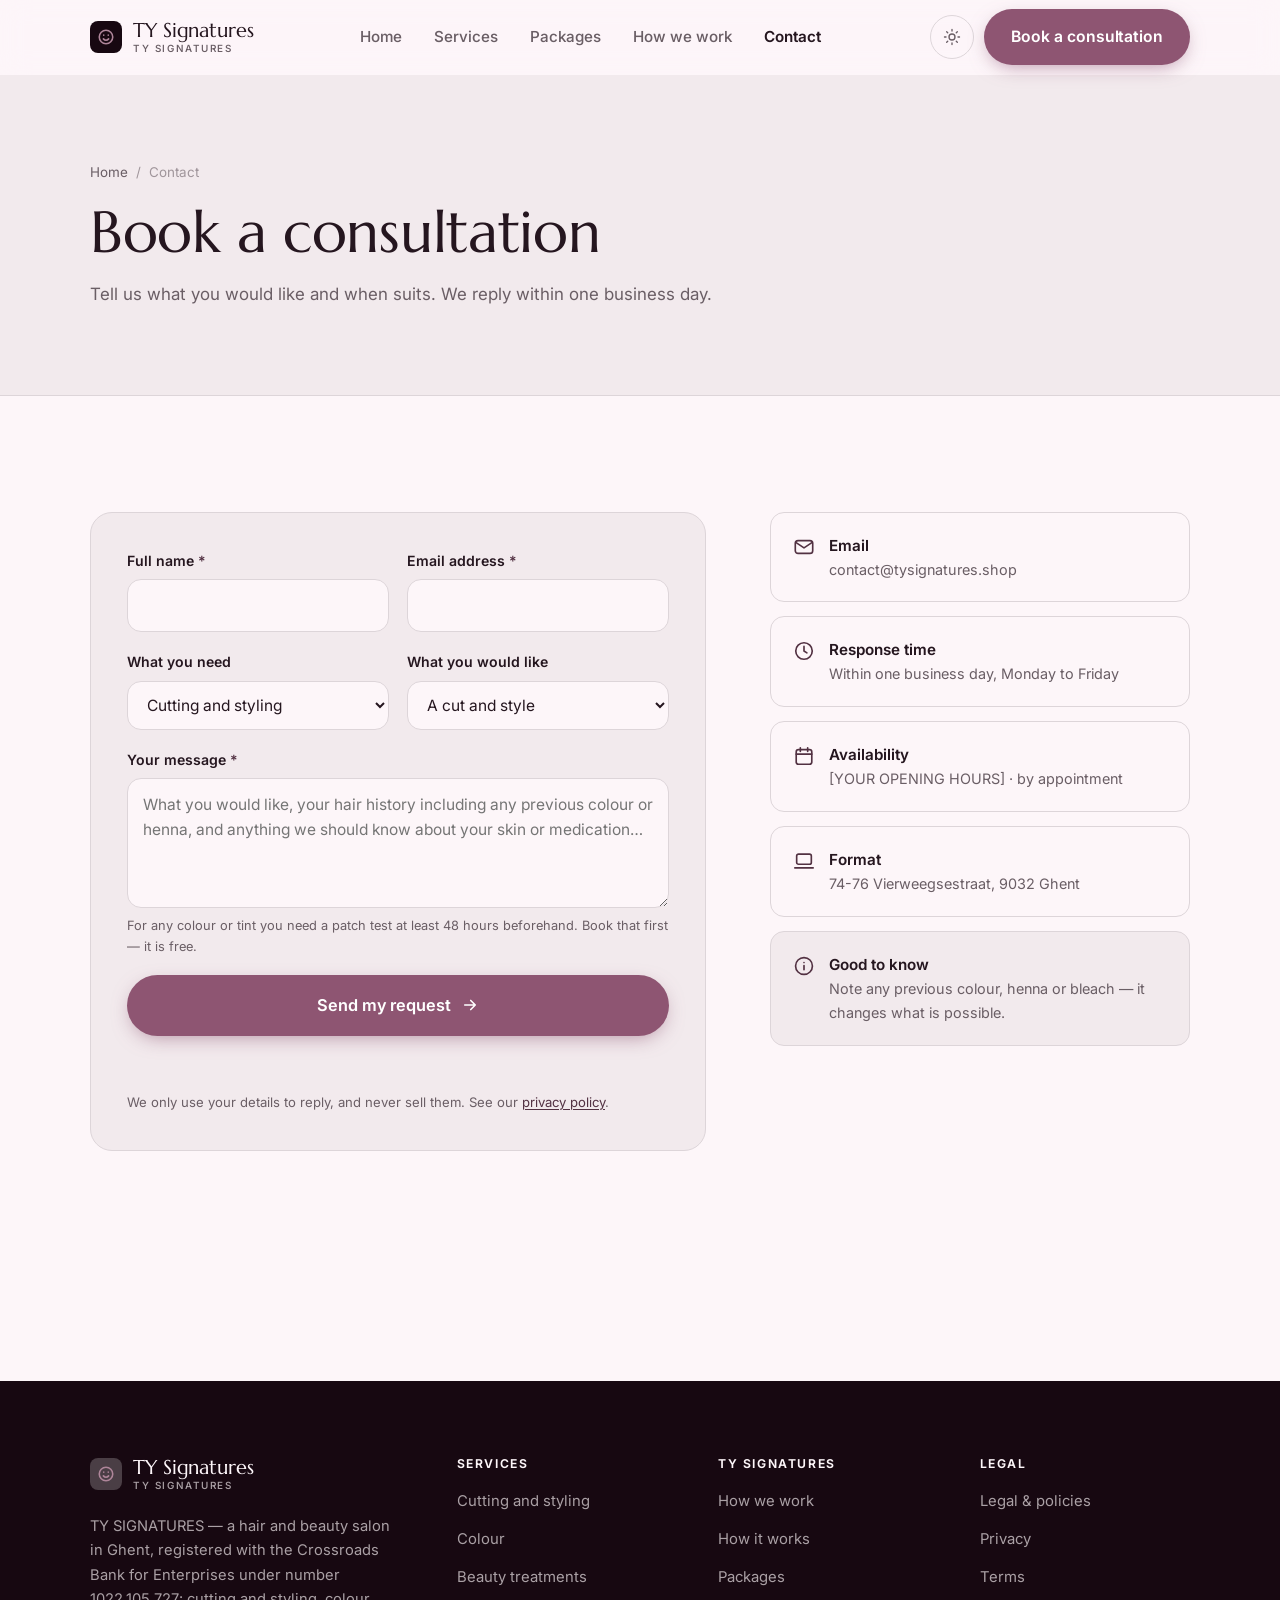
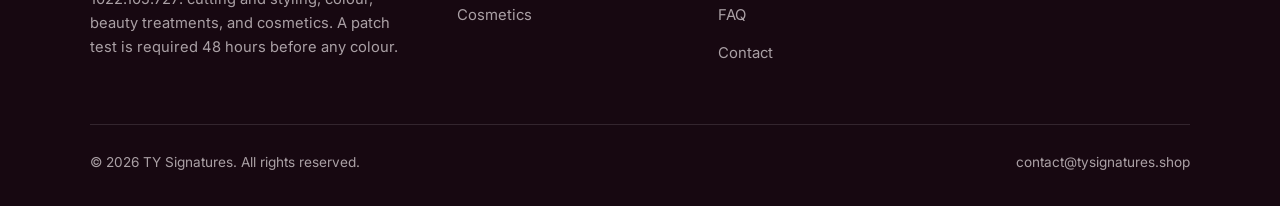
<file: contact.html>
<!DOCTYPE html>
<html lang="en" class="no-js">
<head>
<meta charset="utf-8">
<meta name="viewport" content="width=device-width, initial-scale=1">
<title>Contact — TY Signatures</title>
<meta name="description" content="Contact TY SIGNATURES in Ghent to book. We reply within one business day.">
<link rel="canonical" href="https://tysignatures.shop/contact.html">

<meta property="og:type" content="website">
<meta property="og:url" content="https://tysignatures.shop/contact.html">
<meta property="og:site_name" content="TY Signatures">
<meta property="og:locale" content="en_US">
<meta property="og:title" content="Contact — TY Signatures">
<meta property="og:description" content="Contact TY SIGNATURES in Ghent to book. We reply within one business day.">
<meta name="theme-color" content="#170811">

<link rel="icon" href="assets/img/favicon.svg" type="image/svg+xml">
<link rel="preconnect" href="https://fonts.googleapis.com">
<link rel="preconnect" href="https://fonts.gstatic.com" crossorigin>
<link rel="stylesheet" href="https://fonts.googleapis.com/css2?family=Marcellus&family=Inter:wght@400..700&display=swap">
<link rel="stylesheet" href="assets/css/style.css">

<!-- Thème appliqué avant le premier rendu (évite le flash) -->
<script>
document.documentElement.classList.remove('no-js');
(function(){try{var t=localStorage.getItem('site-theme');if(t){document.documentElement.setAttribute('data-theme',t);}}catch(e){}})();
</script>
</head>

<body>
<a class="skip-link" href="#main">Skip to main content</a>

<header class="site-header">
  <nav class="wrap nav" aria-label="Main navigation">
    <a class="brand" href="index.html">
      <svg class="brand__mark" viewBox="0 0 64 64" aria-hidden="true">
        <rect class="bm-bg" width="64" height="64" rx="16"/>
        <g class="bm-ic" transform="translate(14 14) scale(1.5)" fill="none" stroke-width="2.1" stroke-linecap="round" stroke-linejoin="round"><circle cx="12" cy="12" r="9"/><path d="M8.5 14.5c1 1.2 2.2 1.8 3.5 1.8s2.5-.6 3.5-1.8M9 9.5h.01M15 9.5h.01"/></g>
      </svg>
      <span>TY Signatures<span class="brand__sub">TY SIGNATURES</span></span>
    </a>

    <ul class="nav__links" id="nav-links">
      <li><a href="index.html">Home</a></li>
      <li><a href="programs.html">Services</a></li>
      <li><a href="index.html#pricing">Packages</a></li>
      <li><a href="about.html">How we work</a></li>
      <li><a href="contact.html" aria-current="page">Contact</a></li>
      <li><a class="btn btn--primary" href="contact.html">Book a consultation</a></li>
    </ul>

    <div class="nav__cta">
      <button class="theme-toggle" type="button" aria-label="Switch to dark theme">
        <svg class="icon-sun" viewBox="0 0 24 24" fill="none" stroke="currentColor" stroke-width="1.8" stroke-linecap="round" aria-hidden="true"><circle cx="12" cy="12" r="4"/><path d="M12 2v2m0 16v2M2 12h2m16 0h2M4.9 4.9l1.4 1.4m11.4 11.4 1.4 1.4M19.1 4.9l-1.4 1.4M6.3 17.7l-1.4 1.4"/></svg>
        <svg class="icon-moon" viewBox="0 0 24 24" fill="none" stroke="currentColor" stroke-width="1.8" stroke-linecap="round" stroke-linejoin="round" aria-hidden="true"><path d="M21 12.8A9 9 0 1 1 11.2 3a7 7 0 0 0 9.8 9.8z"/></svg>
      </button>
      <a class="btn btn--primary" href="contact.html">Book a consultation</a>
      <button class="nav__toggle" type="button" aria-expanded="false" aria-controls="nav-links" aria-label="Open menu">
        <svg class="icon-open" viewBox="0 0 24 24" fill="none" stroke="currentColor" stroke-width="2" stroke-linecap="round" aria-hidden="true"><path d="M3 6h18M3 12h18M3 18h18"/></svg>
        <svg class="icon-close" viewBox="0 0 24 24" fill="none" stroke="currentColor" stroke-width="2" stroke-linecap="round" aria-hidden="true"><path d="M6 6l12 12M18 6L6 18"/></svg>
      </button>
    </div>
  </nav>
</header>

<main id="main">

<section class="page-head">
  <div class="wrap">
    <nav class="breadcrumb" aria-label="Breadcrumb">
      <a href="index.html">Home</a><span>/</span><span aria-current="page">Contact</span>
    </nav>
    <h1>Book a consultation</h1>
    <p>Tell us what you would like and when suits. We reply within one business day.</p>
  </div>
</section>

<section class="section wrap">
  <div class="form-layout">

    <!--
      FORM: the action attribute holds a placeholder id. Create a free form at
      https://formspree.io and replace VOTRE_ID_FORMSPREE. Until then, the button
      opens the visitor's email app with a pre-filled message to contact@tysignatures.shop.
    -->
    <form class="form" id="contact-form" action="https://formspree.io/f/VOTRE_ID_FORMSPREE" method="POST"
          data-email="contact@tysignatures.shop" data-subject="Booking enquiry"
          data-msg-mail="Your email app will open with the message ready to send." data-msg-sending="Sending…"
          data-msg-ok="Thanks! Your message is on its way. We reply within one business day." data-msg-err="Sending failed. Please email us directly at">
      <div class="form__row">
        <div class="field">
          <label for="nom">Full name <span class="req" aria-hidden="true">*</span></label>
          <input type="text" id="nom" name="nom" autocomplete="name" required>
        </div>
        <div class="field">
          <label for="email">Email address <span class="req" aria-hidden="true">*</span></label>
          <input type="email" id="email" name="email" autocomplete="email" required>
        </div>
      </div>

      <div class="form__row">
        <div class="field">
          <label for="programme">What you need</label>
          <select id="programme" name="programme">
            <option>Cutting and styling</option>
            <option>Colour</option>
            <option>Beauty treatments</option>
            <option>Cosmetics</option>
            <option>Not sure yet</option>
          </select>
        </div>
        <div class="field">
          <label for="niveau">What you would like</label>
          <select id="niveau" name="niveau">
            <option>A cut and style</option>
            <option>Colour or highlights</option>
            <option>Brows or lashes</option>
            <option>A facial</option>
          </select>
        </div>
      </div>

      <div class="field">
        <label for="message">Your message <span class="req" aria-hidden="true">*</span></label>
        <textarea id="message" name="message" required placeholder="What you would like, your hair history including any previous colour or henna, and anything we should know about your skin or medication…"></textarea>
        <span class="field__hint">For any colour or tint you need a patch test at least 48 hours beforehand. Book that first — it is free.</span>
      </div>

      <!-- Bot trap: hidden from humans -->
      <div class="visually-hidden" aria-hidden="true">
        <label for="site-web">Leave this field empty</label>
        <input type="text" id="site-web" name="_gotcha" tabindex="-1" autocomplete="off">
      </div>

      <button class="btn btn--primary btn--lg" type="submit">Send my request <svg viewBox="0 0 24 24" fill="none" stroke="currentColor" stroke-width="2.2" stroke-linecap="round" stroke-linejoin="round" aria-hidden="true"><path d="M5 12h14M13 6l6 6-6 6"/></svg></button>

      <p id="form-status" class="form__status" role="status" aria-live="polite"></p>

      <p class="form__note">
        We only use your details to reply, and never sell them. See our <a href="legal.html#privacy">privacy policy</a>.
      </p>
    </form>

    <aside class="contact-aside">
      <div class="contact-card">
        <svg viewBox="0 0 24 24" fill="none" stroke="currentColor" stroke-width="1.8" stroke-linecap="round" stroke-linejoin="round" aria-hidden="true"><rect x="2.5" y="5" width="19" height="14" rx="3"/><path d="M3 7l9 6 9-6"/></svg>
        <div><b>Email</b><a href="mailto:contact@tysignatures.shop">contact@tysignatures.shop</a></div>
      </div>
      <div class="contact-card">
        <svg viewBox="0 0 24 24" fill="none" stroke="currentColor" stroke-width="1.8" stroke-linecap="round" stroke-linejoin="round" aria-hidden="true"><circle cx="12" cy="12" r="9"/><path d="M12 7v5l3.2 2"/></svg>
        <div><b>Response time</b><span>Within one business day, Monday to Friday</span></div>
      </div>
      <div class="contact-card">
        <svg viewBox="0 0 24 24" fill="none" stroke="currentColor" stroke-width="1.8" stroke-linecap="round" stroke-linejoin="round" aria-hidden="true"><rect x="3.5" y="5" width="17" height="16" rx="2.5"/><path d="M8 3v4M16 3v4M3.5 10h17"/></svg>
        <div><b>Availability</b><span>[YOUR OPENING HOURS] · by appointment</span></div>
      </div>
      <div class="contact-card">
        <svg viewBox="0 0 24 24" fill="none" stroke="currentColor" stroke-width="1.8" stroke-linecap="round" stroke-linejoin="round" aria-hidden="true"><rect x="4" y="4.5" width="16" height="11" rx="2"/><path d="M2 19.5h20"/></svg>
        <div><b>Format</b><span>74-76 Vierweegsestraat, 9032 Ghent</span></div>
      </div>
      <div class="contact-card contact-card--soft">
        <svg viewBox="0 0 24 24" fill="none" stroke="currentColor" stroke-width="1.8" stroke-linecap="round" stroke-linejoin="round" aria-hidden="true"><circle cx="12" cy="12" r="9.2"/><path d="M12 16v-4.5M12 8.2v.1"/></svg>
        <div><b>Good to know</b><span>Note any previous colour, henna or bleach — it changes what is possible.</span></div>
      </div>
    </aside>

  </div>
</section>

</main>

<footer class="site-footer">
  <div class="wrap">
    <div class="footer__grid">
      <div class="footer__brand">
        <a class="brand" href="index.html">
          <svg class="brand__mark" viewBox="0 0 64 64" aria-hidden="true">
        <rect class="bm-bg" width="64" height="64" rx="16"/>
        <g class="bm-ic" transform="translate(14 14) scale(1.5)" fill="none" stroke-width="2.1" stroke-linecap="round" stroke-linejoin="round"><circle cx="12" cy="12" r="9"/><path d="M8.5 14.5c1 1.2 2.2 1.8 3.5 1.8s2.5-.6 3.5-1.8M9 9.5h.01M15 9.5h.01"/></g>
      </svg>
          <span>TY Signatures<span class="brand__sub">TY SIGNATURES</span></span>
        </a>
        <p>TY SIGNATURES — a hair and beauty salon in Ghent, registered with the Crossroads Bank for Enterprises under number 1022.105.727: cutting and styling, colour, beauty treatments, and cosmetics. A patch test is required 48 hours before any colour.</p>
      </div>

      <div class="footer__col">
        <h4>Services</h4>
        <ul>
          <li><a href="programs.html#cutting">Cutting and styling</a></li>
          <li><a href="programs.html#colour">Colour</a></li>
          <li><a href="programs.html#beauty">Beauty treatments</a></li>
          <li><a href="programs.html#cosmetics">Cosmetics</a></li>
        </ul>
      </div>

      <div class="footer__col">
        <h4>TY Signatures</h4>
        <ul>
          <li><a href="about.html">How we work</a></li>
          <li><a href="index.html#how-it-works">How it works</a></li>
          <li><a href="index.html#pricing">Packages</a></li>
          <li><a href="index.html#faq">FAQ</a></li>
          <li><a href="contact.html">Contact</a></li>
        </ul>
      </div>

      <div class="footer__col">
        <h4>Legal</h4>
        <ul>
          <li><a href="legal.html">Legal &amp; policies</a></li>
          <li><a href="legal.html#privacy">Privacy</a></li>
          <li><a href="legal.html#terms">Terms</a></li>
        </ul>
      </div>
    </div>

    <div class="footer__bottom">
      <p>© <span data-year>2026</span> TY Signatures. All rights reserved.</p>
      <p><a href="mailto:contact@tysignatures.shop">contact@tysignatures.shop</a></p>
    </div>
  </div>
</footer>

<script src="assets/js/main.js" defer></script>
</body>
</html>
</file>
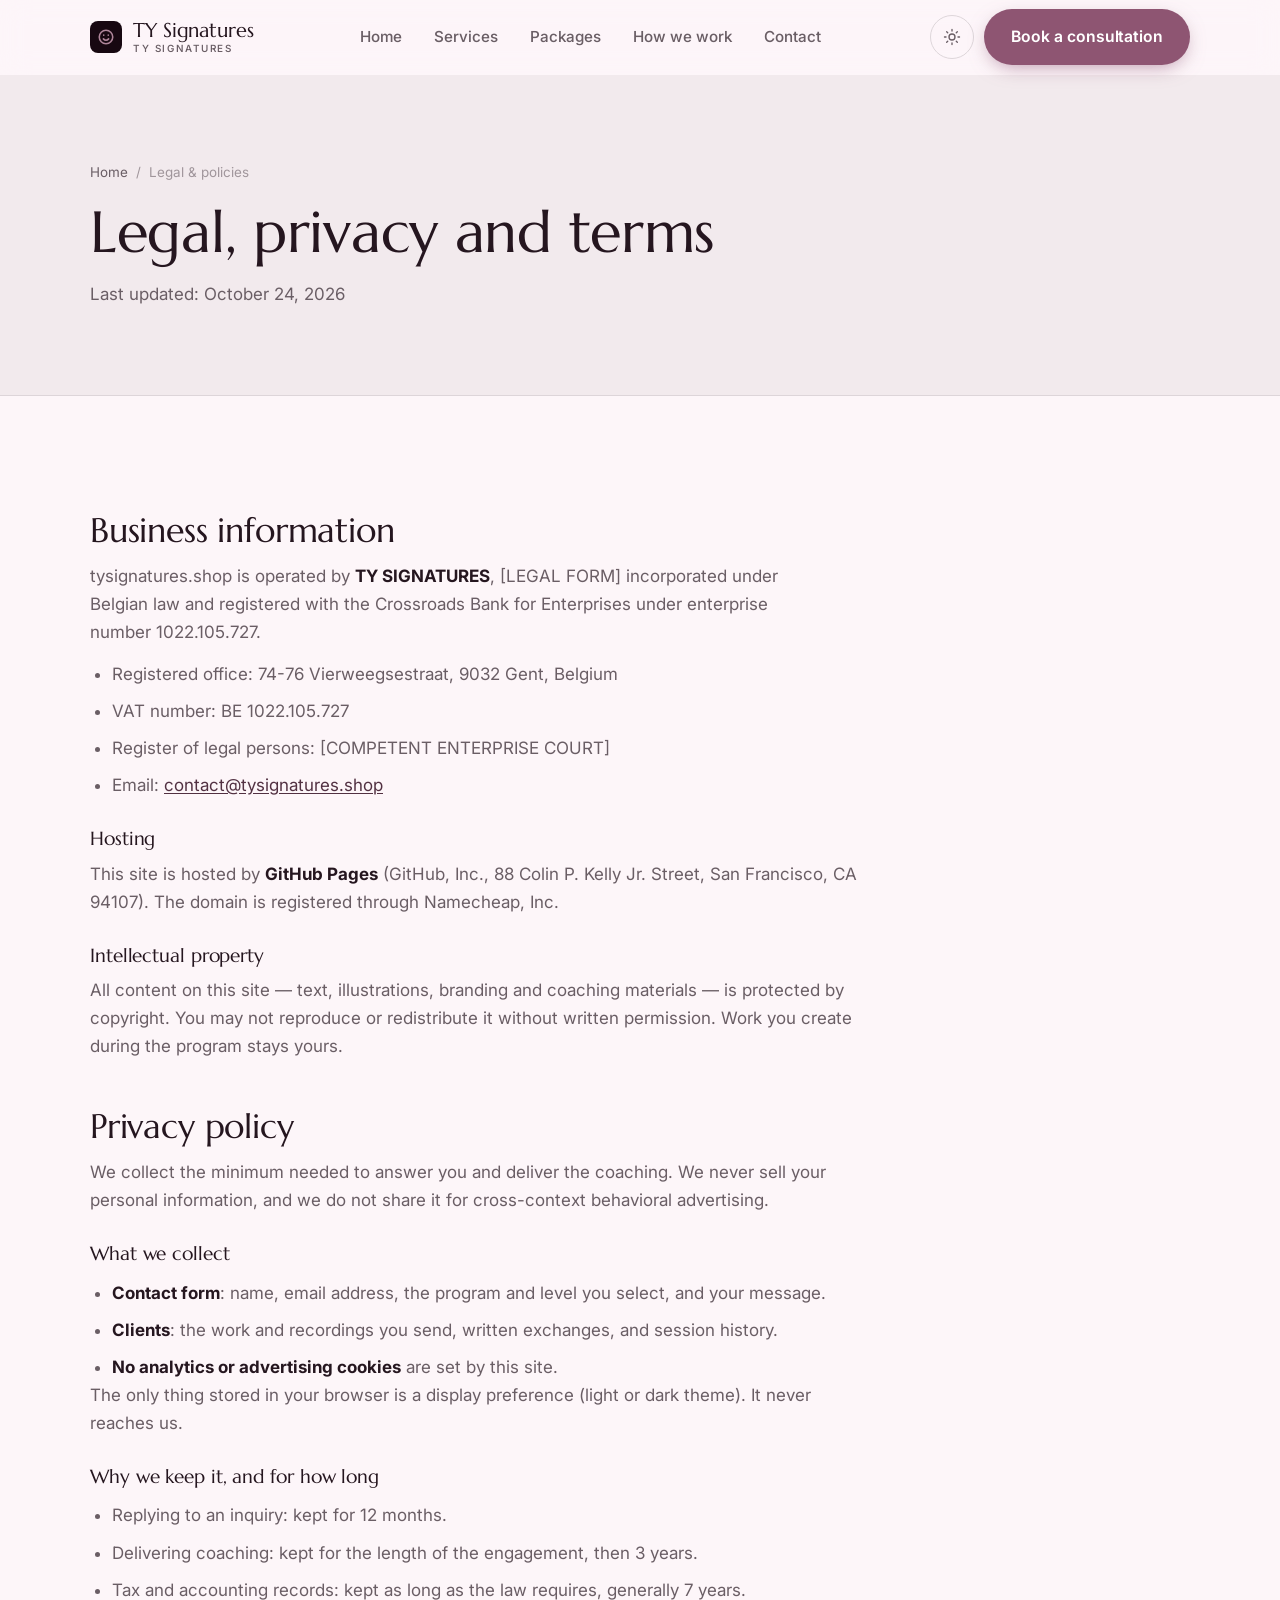
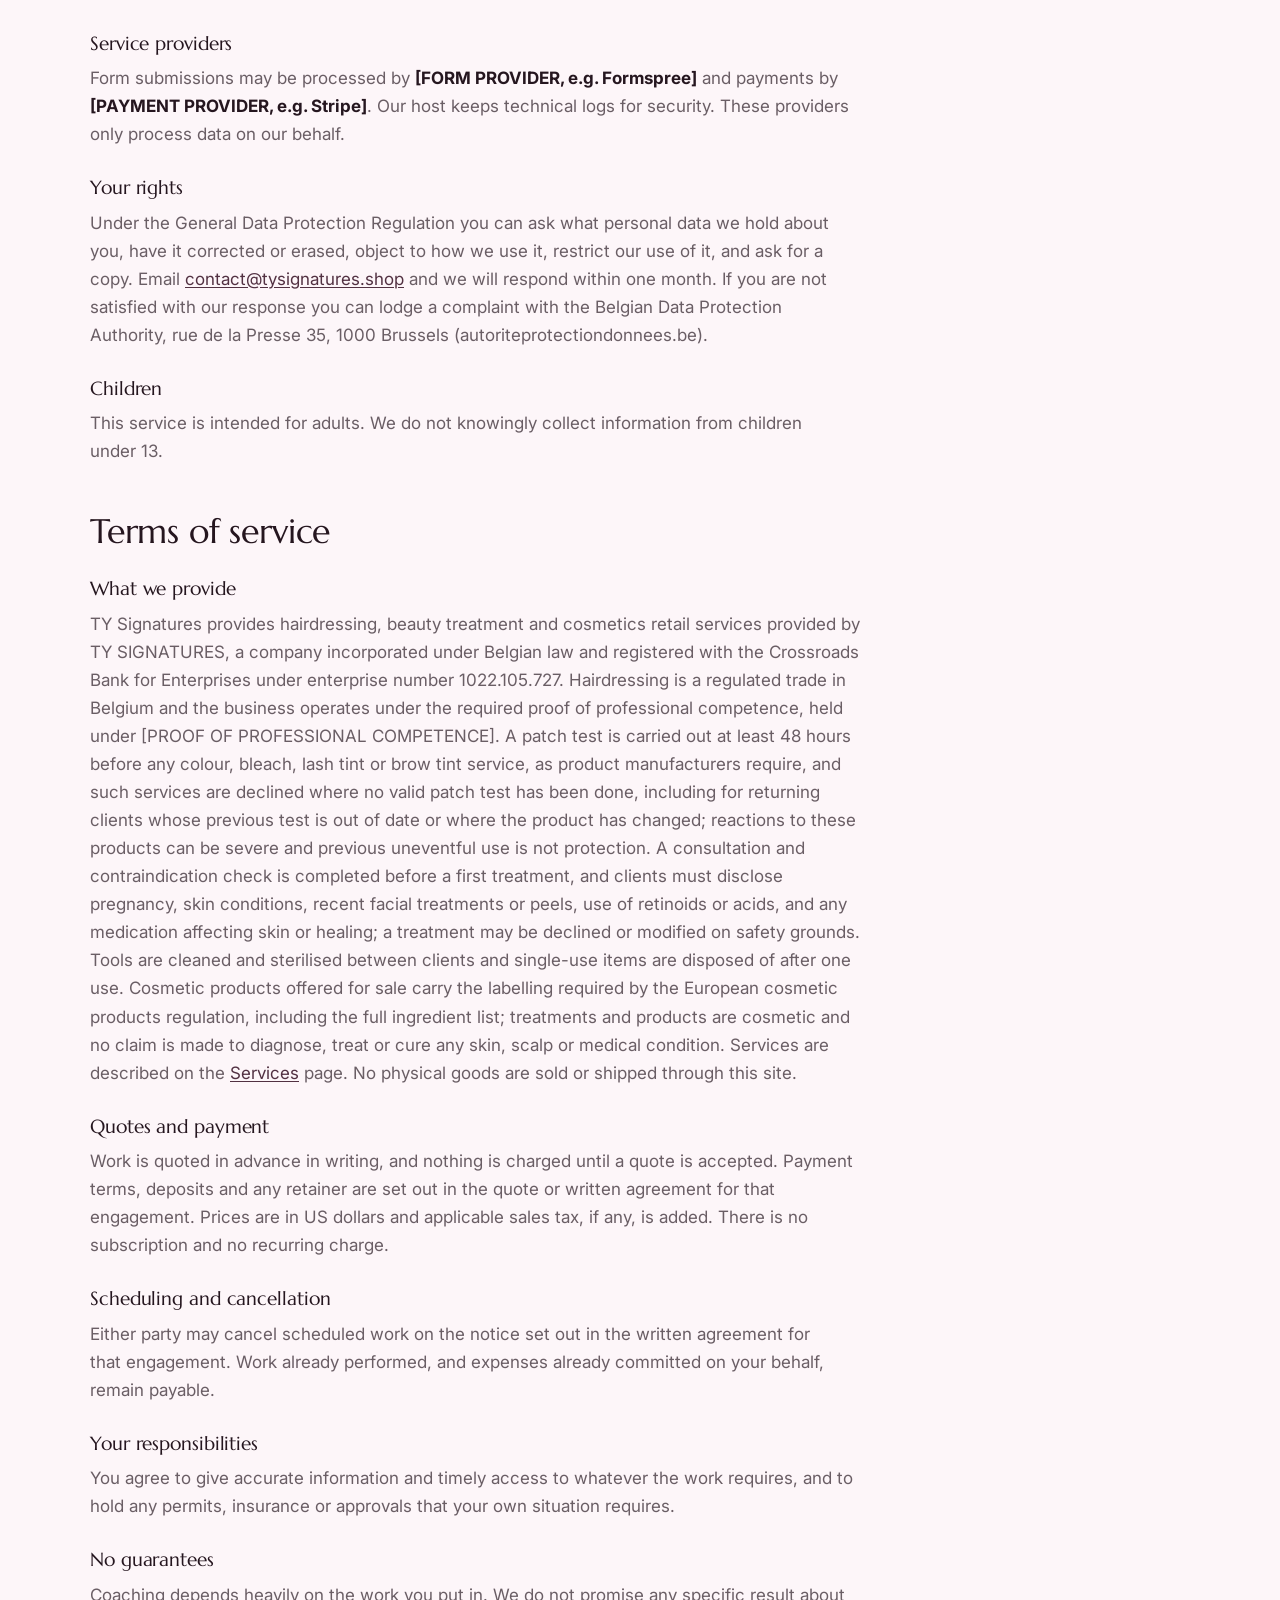
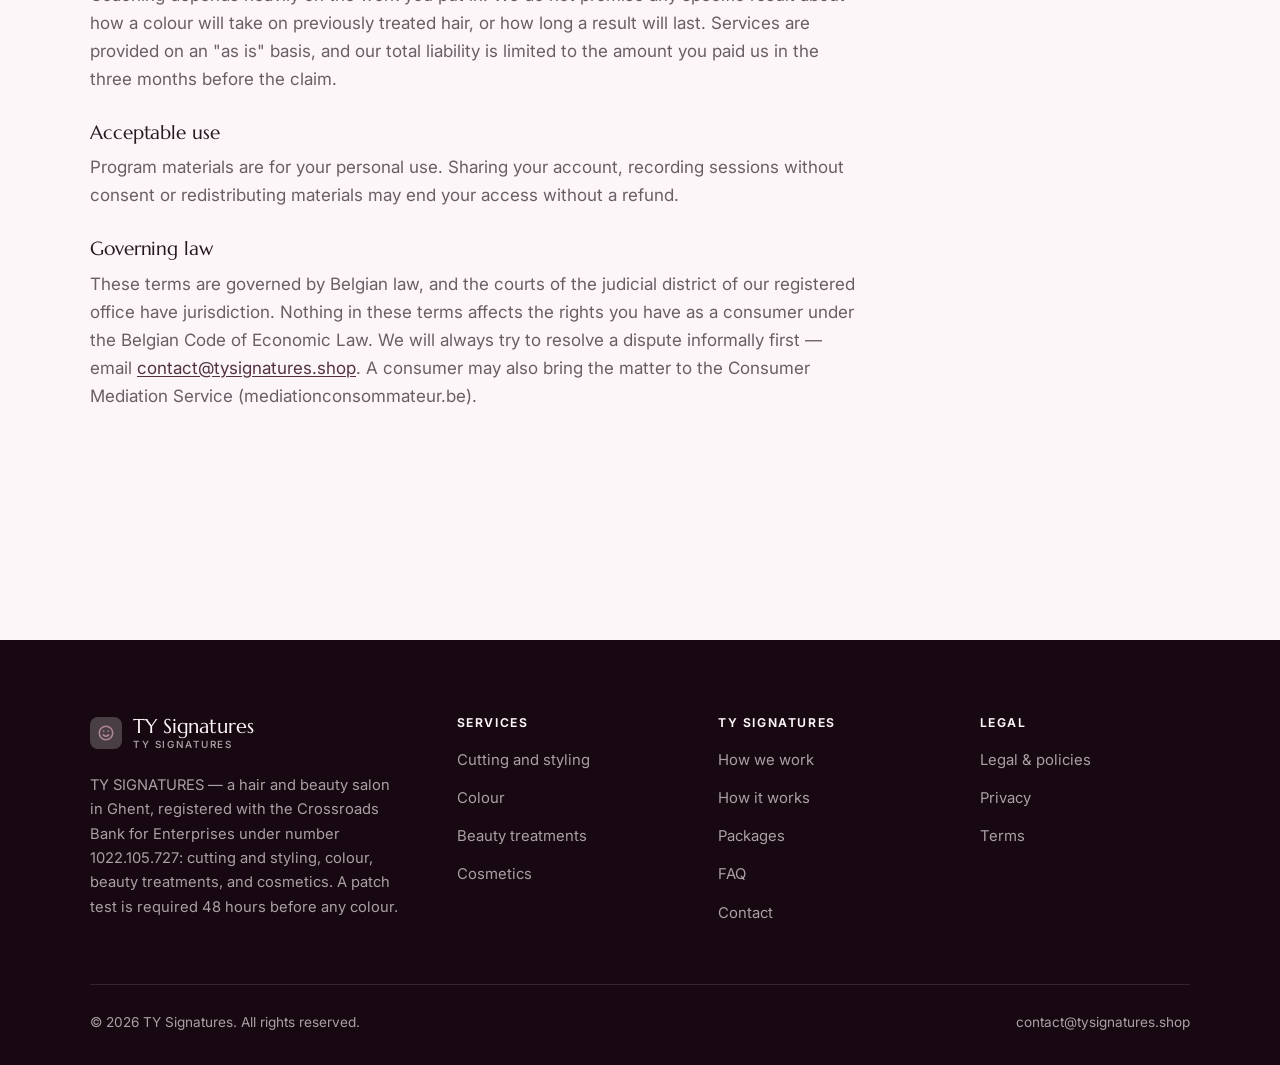
<file: legal.html>
<!DOCTYPE html>
<html lang="en" class="no-js">
<head>
<meta charset="utf-8">
<meta name="viewport" content="width=device-width, initial-scale=1">
<title>Legal, privacy and terms — TY Signatures</title>
<meta name="description" content="Business information, privacy policy and terms of service for TY Signatures.">
<meta name="robots" content="noindex">

<meta property="og:type" content="website">
<meta property="og:url" content="https://tysignatures.shop/legal.html">
<meta property="og:site_name" content="TY Signatures">
<meta property="og:locale" content="en_US">
<meta property="og:title" content="Legal, privacy and terms — TY Signatures">
<meta property="og:description" content="Business information, privacy policy and terms of service for TY Signatures.">
<meta name="theme-color" content="#170811">

<link rel="icon" href="assets/img/favicon.svg" type="image/svg+xml">
<link rel="preconnect" href="https://fonts.googleapis.com">
<link rel="preconnect" href="https://fonts.gstatic.com" crossorigin>
<link rel="stylesheet" href="https://fonts.googleapis.com/css2?family=Marcellus&family=Inter:wght@400..700&display=swap">
<link rel="stylesheet" href="assets/css/style.css">

<!-- Thème appliqué avant le premier rendu (évite le flash) -->
<script>
document.documentElement.classList.remove('no-js');
(function(){try{var t=localStorage.getItem('site-theme');if(t){document.documentElement.setAttribute('data-theme',t);}}catch(e){}})();
</script>
</head>

<body>
<a class="skip-link" href="#main">Skip to main content</a>

<header class="site-header">
  <nav class="wrap nav" aria-label="Main navigation">
    <a class="brand" href="index.html">
      <svg class="brand__mark" viewBox="0 0 64 64" aria-hidden="true">
        <rect class="bm-bg" width="64" height="64" rx="16"/>
        <g class="bm-ic" transform="translate(14 14) scale(1.5)" fill="none" stroke-width="2.1" stroke-linecap="round" stroke-linejoin="round"><circle cx="12" cy="12" r="9"/><path d="M8.5 14.5c1 1.2 2.2 1.8 3.5 1.8s2.5-.6 3.5-1.8M9 9.5h.01M15 9.5h.01"/></g>
      </svg>
      <span>TY Signatures<span class="brand__sub">TY SIGNATURES</span></span>
    </a>

    <ul class="nav__links" id="nav-links">
      <li><a href="index.html">Home</a></li>
      <li><a href="programs.html">Services</a></li>
      <li><a href="index.html#pricing">Packages</a></li>
      <li><a href="about.html">How we work</a></li>
      <li><a href="contact.html">Contact</a></li>
      <li><a class="btn btn--primary" href="contact.html">Book a consultation</a></li>
    </ul>

    <div class="nav__cta">
      <button class="theme-toggle" type="button" aria-label="Switch to dark theme">
        <svg class="icon-sun" viewBox="0 0 24 24" fill="none" stroke="currentColor" stroke-width="1.8" stroke-linecap="round" aria-hidden="true"><circle cx="12" cy="12" r="4"/><path d="M12 2v2m0 16v2M2 12h2m16 0h2M4.9 4.9l1.4 1.4m11.4 11.4 1.4 1.4M19.1 4.9l-1.4 1.4M6.3 17.7l-1.4 1.4"/></svg>
        <svg class="icon-moon" viewBox="0 0 24 24" fill="none" stroke="currentColor" stroke-width="1.8" stroke-linecap="round" stroke-linejoin="round" aria-hidden="true"><path d="M21 12.8A9 9 0 1 1 11.2 3a7 7 0 0 0 9.8 9.8z"/></svg>
      </button>
      <a class="btn btn--primary" href="contact.html">Book a consultation</a>
      <button class="nav__toggle" type="button" aria-expanded="false" aria-controls="nav-links" aria-label="Open menu">
        <svg class="icon-open" viewBox="0 0 24 24" fill="none" stroke="currentColor" stroke-width="2" stroke-linecap="round" aria-hidden="true"><path d="M3 6h18M3 12h18M3 18h18"/></svg>
        <svg class="icon-close" viewBox="0 0 24 24" fill="none" stroke="currentColor" stroke-width="2" stroke-linecap="round" aria-hidden="true"><path d="M6 6l12 12M18 6L6 18"/></svg>
      </button>
    </div>
  </nav>
</header>

<main id="main">

<section class="page-head">
  <div class="wrap">
    <nav class="breadcrumb" aria-label="Breadcrumb">
      <a href="index.html">Home</a><span>/</span><span aria-current="page">Legal &amp; policies</span>
    </nav>
    <h1>Legal, privacy and terms</h1>
    <p>Last updated: <time datetime="2026-10-24">October 24, 2026</time></p>
  </div>
</section>

<section class="section wrap">
  <div class="prose">

    <!--
      TO DO: this is a skeleton, not legal advice. Replace every [BRACKET] with
      your real details before selling, and have a lawyer review it if you can.
      Consumer protection rules differ by state.
    -->

    <h2 id="business">Business information</h2>
    <p>
      tysignatures.shop is operated by <strong>TY SIGNATURES</strong>,
      [LEGAL FORM] incorporated under Belgian law and registered with the
      Crossroads Bank for Enterprises under enterprise number 1022.105.727.
    </p>
    <ul>
      <li>Registered office: 74-76 Vierweegsestraat, 9032 Gent, Belgium</li>
      <li>VAT number: BE 1022.105.727</li>
      <li>Register of legal persons: [COMPETENT ENTERPRISE COURT]</li>
      <li>Email: <a href="mailto:contact@tysignatures.shop">contact@tysignatures.shop</a></li>
    </ul>

    <h3>Hosting</h3>
    <p>
      This site is hosted by <strong>GitHub Pages</strong> (GitHub, Inc., 88 Colin P. Kelly Jr. Street,
      San Francisco, CA 94107). The domain is registered through Namecheap, Inc.
    </p>

    <h3>Intellectual property</h3>
    <p>
      All content on this site — text, illustrations, branding and coaching materials — is protected by
      copyright. You may not reproduce or redistribute it without written permission. Work you create during
      the program stays yours.
    </p>

    <h2 id="privacy">Privacy policy</h2>
    <p>
      We collect the minimum needed to answer you and deliver the coaching. We never sell your personal
      information, and we do not share it for cross-context behavioral advertising.
    </p>
    <h3>What we collect</h3>
    <ul>
      <li><strong>Contact form</strong>: name, email address, the program and level you select, and your message.</li>
      <li><strong>Clients</strong>: the work and recordings you send, written exchanges, and session history.</li>
      <li><strong>No analytics or advertising cookies</strong> are set by this site.</li>
    </ul>
    <p>
      The only thing stored in your browser is a display preference (light or dark theme). It never reaches us.
    </p>
    <h3>Why we keep it, and for how long</h3>
    <ul>
      <li>Replying to an inquiry: kept for 12 months.</li>
      <li>Delivering coaching: kept for the length of the engagement, then 3 years.</li>
      <li>Tax and accounting records: kept as long as the law requires, generally 7 years.</li>
    </ul>
    <h3>Service providers</h3>
    <p>
      Form submissions may be processed by <strong>[FORM PROVIDER, e.g. Formspree]</strong> and payments by
      <strong>[PAYMENT PROVIDER, e.g. Stripe]</strong>. Our host keeps technical logs for security. These
      providers only process data on our behalf.
    </p>
    <h3>Your rights</h3>
    <p>
      Under the General Data Protection Regulation you can ask what personal data we hold about you,
      have it corrected or erased, object to how we use it, restrict our use of it, and ask for a copy.
      Email <a href="mailto:contact@tysignatures.shop">contact@tysignatures.shop</a> and we will respond within one month. If you are not
      satisfied with our response you can lodge a complaint with the Belgian Data Protection Authority,
      rue de la Presse 35, 1000 Brussels (autoriteprotectiondonnees.be).
    </p>
    <h3>Children</h3>
    <p>
      This service is intended for adults. We do not knowingly collect information from children under 13.
    </p>

    <h2 id="terms">Terms of service</h2>
    <h3>What we provide</h3>
    <p>
      TY Signatures provides hairdressing, beauty treatment and cosmetics retail services provided by TY SIGNATURES, a company incorporated under Belgian law and registered with the Crossroads Bank for Enterprises under enterprise number 1022.105.727. Hairdressing is a regulated trade in Belgium and the business operates under the required proof of professional competence, held under [PROOF OF PROFESSIONAL COMPETENCE]. A patch test is carried out at least 48 hours before any colour, bleach, lash tint or brow tint service, as product manufacturers require, and such services are declined where no valid patch test has been done, including for returning clients whose previous test is out of date or where the product has changed; reactions to these products can be severe and previous uneventful use is not protection. A consultation and contraindication check is completed before a first treatment, and clients must disclose pregnancy, skin conditions, recent facial treatments or peels, use of retinoids or acids, and any medication affecting skin or healing; a treatment may be declined or modified on safety grounds. Tools are cleaned and sterilised between clients and single-use items are disposed of after one use. Cosmetic products offered for sale carry the labelling required by the European cosmetic products regulation, including the full ingredient list; treatments and products are cosmetic and no claim is made to diagnose, treat or cure any skin, scalp or medical condition. Services are described on the
      <a href="programs.html">Services</a> page. No physical goods are sold or shipped through this site.
    </p>
    <h3>Quotes and payment</h3>
    <p>
      Work is quoted in advance in writing, and nothing is charged until a quote is accepted. Payment terms,
      deposits and any retainer are set out in the quote or written agreement for that engagement. Prices are in
      US dollars and applicable sales tax, if any, is added. There is no subscription and no recurring charge.
    </p>
    <h3>Scheduling and cancellation</h3>
    <p>
      Either party may cancel scheduled work on the notice set out in the written agreement for that engagement.
      Work already performed, and expenses already committed on your behalf, remain payable.
    </p>
    <h3>Your responsibilities</h3>
    <p>
      You agree to give accurate information and timely access to whatever the work requires, and to hold any
      permits, insurance or approvals that your own situation requires.
    </p>

    <h3>No guarantees</h3>
    <p>
      Coaching depends heavily on the work you put in. We do not promise any specific result
      about how a colour will take on previously treated hair, or how long a result will last. Services are provided on an "as is" basis, and our total
      liability is limited to the amount you paid us in the three months before the claim.
    </p>
    <h3>Acceptable use</h3>
    <p>
      Program materials are for your personal use. Sharing your account, recording sessions without consent
      or redistributing materials may end your access without a refund.
    </p>
    <h3>Governing law</h3>
    <p>
      These terms are governed by Belgian law, and the courts of the judicial district of our
      registered office have jurisdiction. Nothing in these terms affects the rights you have as a
      consumer under the Belgian Code of Economic Law. We will always try to resolve a dispute
      informally first — email <a href="mailto:contact@tysignatures.shop">contact@tysignatures.shop</a>. A consumer may also bring the
      matter to the Consumer Mediation Service (mediationconsommateur.be).
    </p>

  </div>
</section>

</main>

<footer class="site-footer">
  <div class="wrap">
    <div class="footer__grid">
      <div class="footer__brand">
        <a class="brand" href="index.html">
          <svg class="brand__mark" viewBox="0 0 64 64" aria-hidden="true">
        <rect class="bm-bg" width="64" height="64" rx="16"/>
        <g class="bm-ic" transform="translate(14 14) scale(1.5)" fill="none" stroke-width="2.1" stroke-linecap="round" stroke-linejoin="round"><circle cx="12" cy="12" r="9"/><path d="M8.5 14.5c1 1.2 2.2 1.8 3.5 1.8s2.5-.6 3.5-1.8M9 9.5h.01M15 9.5h.01"/></g>
      </svg>
          <span>TY Signatures<span class="brand__sub">TY SIGNATURES</span></span>
        </a>
        <p>TY SIGNATURES — a hair and beauty salon in Ghent, registered with the Crossroads Bank for Enterprises under number 1022.105.727: cutting and styling, colour, beauty treatments, and cosmetics. A patch test is required 48 hours before any colour.</p>
      </div>

      <div class="footer__col">
        <h4>Services</h4>
        <ul>
          <li><a href="programs.html#cutting">Cutting and styling</a></li>
          <li><a href="programs.html#colour">Colour</a></li>
          <li><a href="programs.html#beauty">Beauty treatments</a></li>
          <li><a href="programs.html#cosmetics">Cosmetics</a></li>
        </ul>
      </div>

      <div class="footer__col">
        <h4>TY Signatures</h4>
        <ul>
          <li><a href="about.html">How we work</a></li>
          <li><a href="index.html#how-it-works">How it works</a></li>
          <li><a href="index.html#pricing">Packages</a></li>
          <li><a href="index.html#faq">FAQ</a></li>
          <li><a href="contact.html">Contact</a></li>
        </ul>
      </div>

      <div class="footer__col">
        <h4>Legal</h4>
        <ul>
          <li><a href="legal.html">Legal &amp; policies</a></li>
          <li><a href="legal.html#privacy">Privacy</a></li>
          <li><a href="legal.html#terms">Terms</a></li>
        </ul>
      </div>
    </div>

    <div class="footer__bottom">
      <p>© <span data-year>2026</span> TY Signatures. All rights reserved.</p>
      <p><a href="mailto:contact@tysignatures.shop">contact@tysignatures.shop</a></p>
    </div>
  </div>
</footer>

<script src="assets/js/main.js" defer></script>
</body>
</html>
</file>
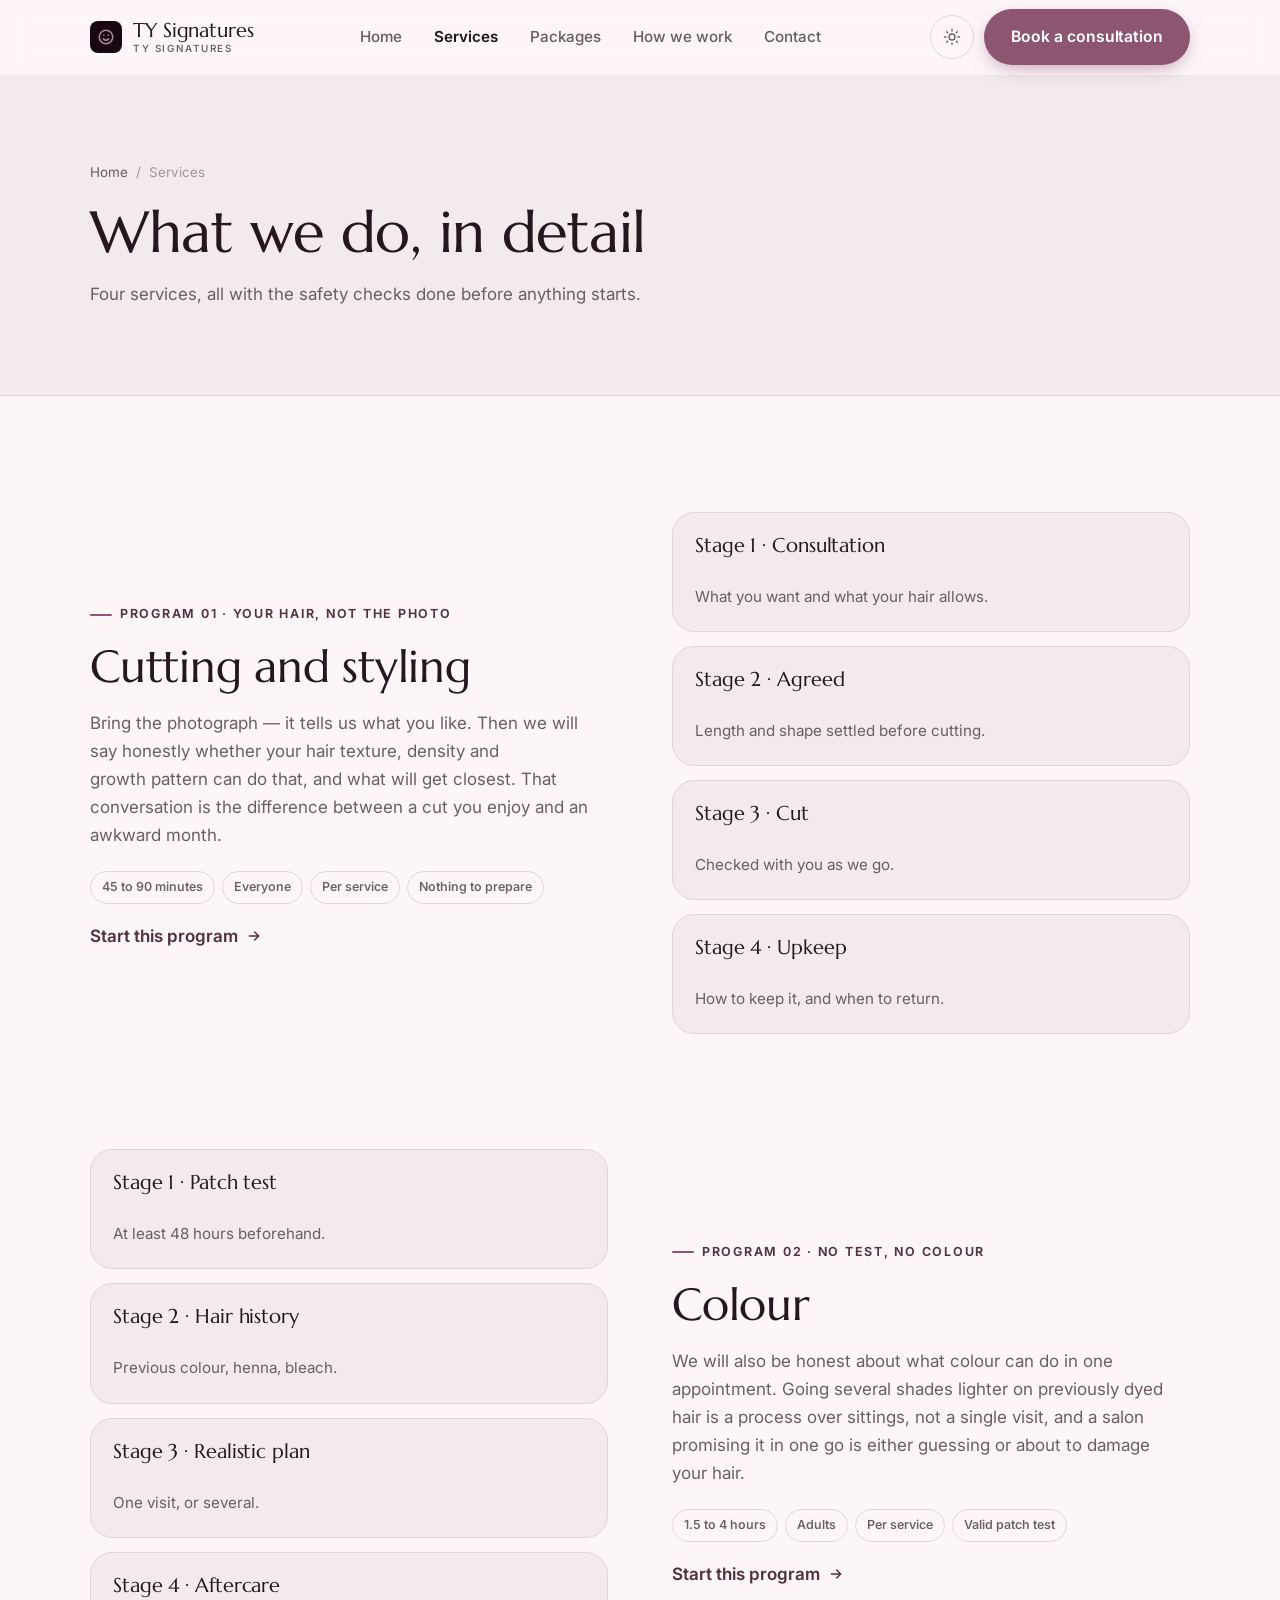
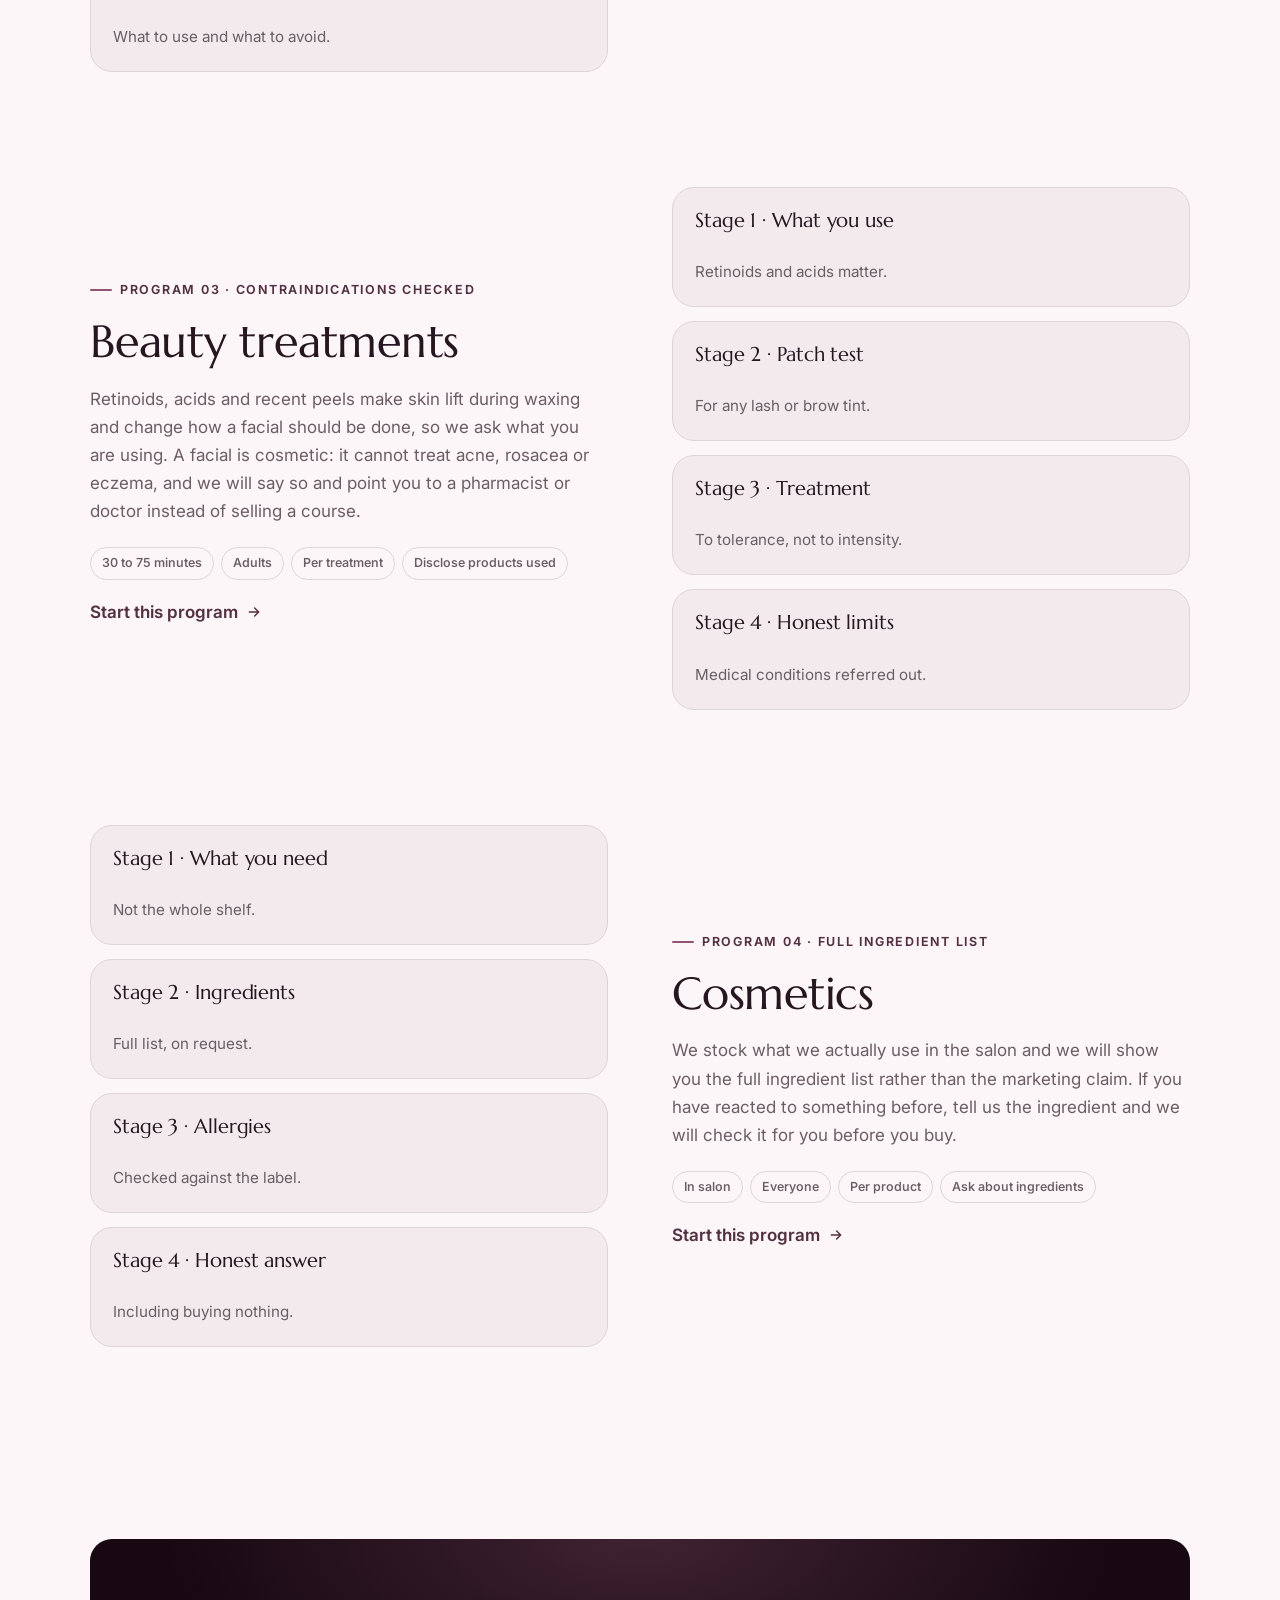
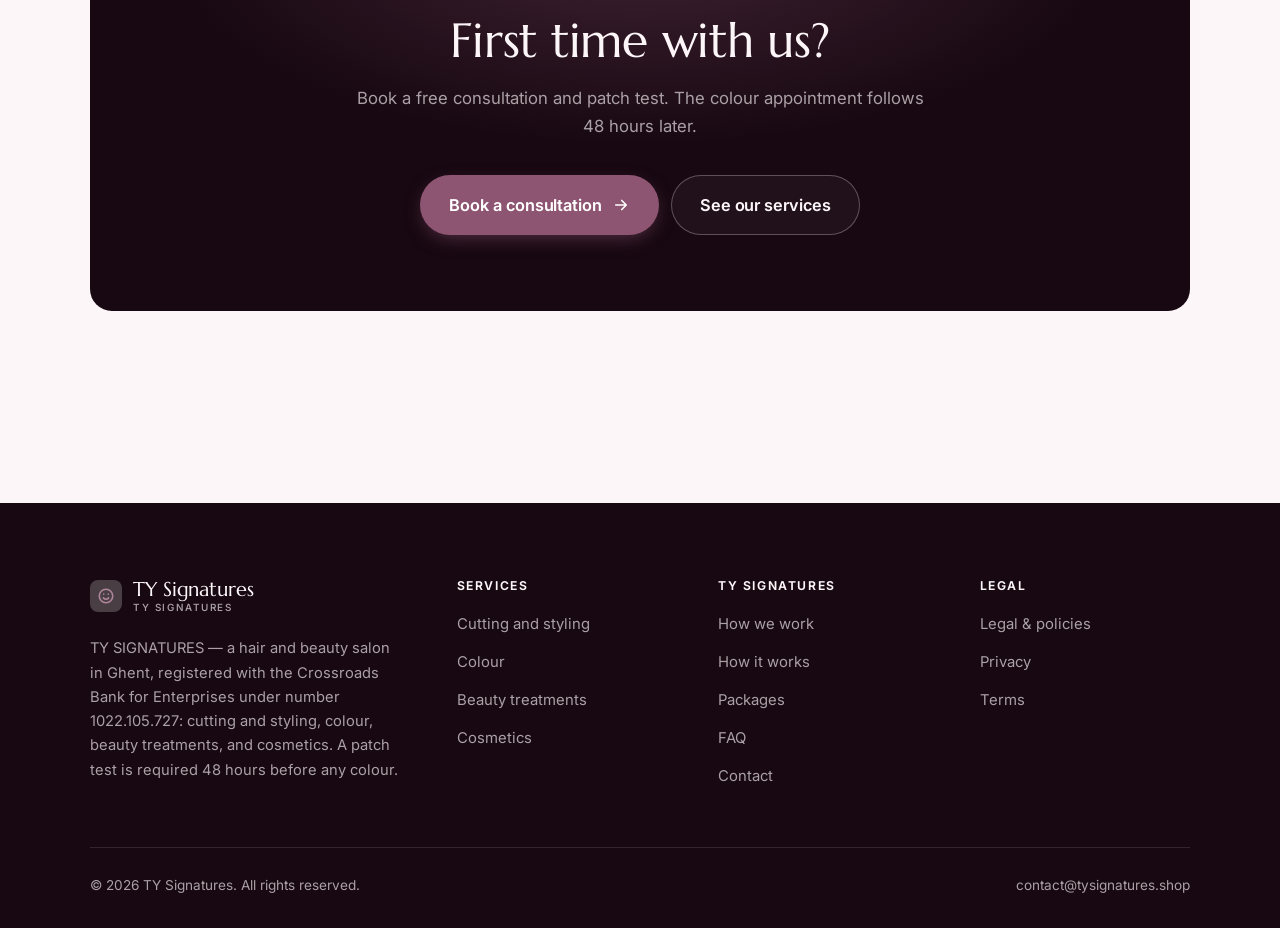
<file: programs.html>
<!DOCTYPE html>
<html lang="en" class="no-js">
<head>
<meta charset="utf-8">
<meta name="viewport" content="width=device-width, initial-scale=1">
<title>Services — TY Signatures</title>
<meta name="description" content="Services of TY SIGNATURES: cutting and styling, colour, beauty treatments, and cosmetics.">
<link rel="canonical" href="https://tysignatures.shop/programs.html">

<meta property="og:type" content="website">
<meta property="og:url" content="https://tysignatures.shop/programs.html">
<meta property="og:site_name" content="TY Signatures">
<meta property="og:locale" content="en_US">
<meta property="og:title" content="Services — TY Signatures">
<meta property="og:description" content="Services of TY SIGNATURES: cutting and styling, colour, beauty treatments, and cosmetics.">
<meta name="theme-color" content="#170811">

<link rel="icon" href="assets/img/favicon.svg" type="image/svg+xml">
<link rel="preconnect" href="https://fonts.googleapis.com">
<link rel="preconnect" href="https://fonts.gstatic.com" crossorigin>
<link rel="stylesheet" href="https://fonts.googleapis.com/css2?family=Marcellus&family=Inter:wght@400..700&display=swap">
<link rel="stylesheet" href="assets/css/style.css">

<!-- Thème appliqué avant le premier rendu (évite le flash) -->
<script>
document.documentElement.classList.remove('no-js');
(function(){try{var t=localStorage.getItem('site-theme');if(t){document.documentElement.setAttribute('data-theme',t);}}catch(e){}})();
</script>
</head>

<body>
<a class="skip-link" href="#main">Skip to main content</a>

<header class="site-header">
  <nav class="wrap nav" aria-label="Main navigation">
    <a class="brand" href="index.html">
      <svg class="brand__mark" viewBox="0 0 64 64" aria-hidden="true">
        <rect class="bm-bg" width="64" height="64" rx="16"/>
        <g class="bm-ic" transform="translate(14 14) scale(1.5)" fill="none" stroke-width="2.1" stroke-linecap="round" stroke-linejoin="round"><circle cx="12" cy="12" r="9"/><path d="M8.5 14.5c1 1.2 2.2 1.8 3.5 1.8s2.5-.6 3.5-1.8M9 9.5h.01M15 9.5h.01"/></g>
      </svg>
      <span>TY Signatures<span class="brand__sub">TY SIGNATURES</span></span>
    </a>

    <ul class="nav__links" id="nav-links">
      <li><a href="index.html">Home</a></li>
      <li><a href="programs.html" aria-current="page">Services</a></li>
      <li><a href="index.html#pricing">Packages</a></li>
      <li><a href="about.html">How we work</a></li>
      <li><a href="contact.html">Contact</a></li>
      <li><a class="btn btn--primary" href="contact.html">Book a consultation</a></li>
    </ul>

    <div class="nav__cta">
      <button class="theme-toggle" type="button" aria-label="Switch to dark theme">
        <svg class="icon-sun" viewBox="0 0 24 24" fill="none" stroke="currentColor" stroke-width="1.8" stroke-linecap="round" aria-hidden="true"><circle cx="12" cy="12" r="4"/><path d="M12 2v2m0 16v2M2 12h2m16 0h2M4.9 4.9l1.4 1.4m11.4 11.4 1.4 1.4M19.1 4.9l-1.4 1.4M6.3 17.7l-1.4 1.4"/></svg>
        <svg class="icon-moon" viewBox="0 0 24 24" fill="none" stroke="currentColor" stroke-width="1.8" stroke-linecap="round" stroke-linejoin="round" aria-hidden="true"><path d="M21 12.8A9 9 0 1 1 11.2 3a7 7 0 0 0 9.8 9.8z"/></svg>
      </button>
      <a class="btn btn--primary" href="contact.html">Book a consultation</a>
      <button class="nav__toggle" type="button" aria-expanded="false" aria-controls="nav-links" aria-label="Open menu">
        <svg class="icon-open" viewBox="0 0 24 24" fill="none" stroke="currentColor" stroke-width="2" stroke-linecap="round" aria-hidden="true"><path d="M3 6h18M3 12h18M3 18h18"/></svg>
        <svg class="icon-close" viewBox="0 0 24 24" fill="none" stroke="currentColor" stroke-width="2" stroke-linecap="round" aria-hidden="true"><path d="M6 6l12 12M18 6L6 18"/></svg>
      </button>
    </div>
  </nav>
</header>

<main id="main">

<section class="page-head">
  <div class="wrap">
    <nav class="breadcrumb" aria-label="Breadcrumb">
      <a href="index.html">Home</a><span>/</span><span aria-current="page">Services</span>
    </nav>
    <h1>What we do, in detail</h1>
    <p>Four services, all with the safety checks done before anything starts.</p>
  </div>
</section>

<section class="section wrap" id="cutting">
  <div class="split reveal">
    <div>
      <span class="eyebrow">Program 01 · Your hair, not the photo</span>
      <h2>Cutting and styling</h2>
      <p>Bring the photograph — it tells us what you like. Then we will say honestly whether your hair texture, density and growth pattern can do that, and what will get closest. That conversation is the difference between a cut you enjoy and an awkward month.</p>
      <ul class="tags"><li>45 to 90 minutes</li><li>Everyone</li><li>Per service</li><li>Nothing to prepare</li></ul>
      <p><a class="arrow-link" href="contact.html">Start this program <svg viewBox="0 0 24 24" fill="none" stroke="currentColor" stroke-width="2.2" stroke-linecap="round" stroke-linejoin="round" aria-hidden="true"><path d="M5 12h14M13 6l6 6-6 6"/></svg></a></p>
    </div>
    <div class="grid grid--2 grid--tight">
      <article class="card card--sm">
        <h3>Stage 1 · Consultation</h3>
        <p>What you want and what your hair allows.</p>
      </article>
      <article class="card card--sm">
        <h3>Stage 2 · Agreed</h3>
        <p>Length and shape settled before cutting.</p>
      </article>
      <article class="card card--sm">
        <h3>Stage 3 · Cut</h3>
        <p>Checked with you as we go.</p>
      </article>
      <article class="card card--sm">
        <h3>Stage 4 · Upkeep</h3>
        <p>How to keep it, and when to return.</p>
      </article>
    </div>
  </div>
</section>

<section class="section section--flush wrap" id="colour">
  <div class="split reveal">
    <div class="grid grid--2 grid--tight">
      <article class="card card--sm">
        <h3>Stage 1 · Patch test</h3>
        <p>At least 48 hours beforehand.</p>
      </article>
      <article class="card card--sm">
        <h3>Stage 2 · Hair history</h3>
        <p>Previous colour, henna, bleach.</p>
      </article>
      <article class="card card--sm">
        <h3>Stage 3 · Realistic plan</h3>
        <p>One visit, or several.</p>
      </article>
      <article class="card card--sm">
        <h3>Stage 4 · Aftercare</h3>
        <p>What to use and what to avoid.</p>
      </article>
    </div>
    <div>
      <span class="eyebrow">Program 02 · No test, no colour</span>
      <h2>Colour</h2>
      <p>We will also be honest about what colour can do in one appointment. Going several shades lighter on previously dyed hair is a process over sittings, not a single visit, and a salon promising it in one go is either guessing or about to damage your hair.</p>
      <ul class="tags"><li>1.5 to 4 hours</li><li>Adults</li><li>Per service</li><li>Valid patch test</li></ul>
      <p><a class="arrow-link" href="contact.html">Start this program <svg viewBox="0 0 24 24" fill="none" stroke="currentColor" stroke-width="2.2" stroke-linecap="round" stroke-linejoin="round" aria-hidden="true"><path d="M5 12h14M13 6l6 6-6 6"/></svg></a></p>
    </div>
  </div>
</section>

<section class="section section--flush wrap" id="beauty">
  <div class="split reveal">
    <div>
      <span class="eyebrow">Program 03 · Contraindications checked</span>
      <h2>Beauty treatments</h2>
      <p>Retinoids, acids and recent peels make skin lift during waxing and change how a facial should be done, so we ask what you are using. A facial is cosmetic: it cannot treat acne, rosacea or eczema, and we will say so and point you to a pharmacist or doctor instead of selling a course.</p>
      <ul class="tags"><li>30 to 75 minutes</li><li>Adults</li><li>Per treatment</li><li>Disclose products used</li></ul>
      <p><a class="arrow-link" href="contact.html">Start this program <svg viewBox="0 0 24 24" fill="none" stroke="currentColor" stroke-width="2.2" stroke-linecap="round" stroke-linejoin="round" aria-hidden="true"><path d="M5 12h14M13 6l6 6-6 6"/></svg></a></p>
    </div>
    <div class="grid grid--2 grid--tight">
      <article class="card card--sm">
        <h3>Stage 1 · What you use</h3>
        <p>Retinoids and acids matter.</p>
      </article>
      <article class="card card--sm">
        <h3>Stage 2 · Patch test</h3>
        <p>For any lash or brow tint.</p>
      </article>
      <article class="card card--sm">
        <h3>Stage 3 · Treatment</h3>
        <p>To tolerance, not to intensity.</p>
      </article>
      <article class="card card--sm">
        <h3>Stage 4 · Honest limits</h3>
        <p>Medical conditions referred out.</p>
      </article>
    </div>
  </div>
</section>

<section class="section section--flush wrap" id="cosmetics">
  <div class="split reveal">
    <div class="grid grid--2 grid--tight">
      <article class="card card--sm">
        <h3>Stage 1 · What you need</h3>
        <p>Not the whole shelf.</p>
      </article>
      <article class="card card--sm">
        <h3>Stage 2 · Ingredients</h3>
        <p>Full list, on request.</p>
      </article>
      <article class="card card--sm">
        <h3>Stage 3 · Allergies</h3>
        <p>Checked against the label.</p>
      </article>
      <article class="card card--sm">
        <h3>Stage 4 · Honest answer</h3>
        <p>Including buying nothing.</p>
      </article>
    </div>
    <div>
      <span class="eyebrow">Program 04 · Full ingredient list</span>
      <h2>Cosmetics</h2>
      <p>We stock what we actually use in the salon and we will show you the full ingredient list rather than the marketing claim. If you have reacted to something before, tell us the ingredient and we will check it for you before you buy.</p>
      <ul class="tags"><li>In salon</li><li>Everyone</li><li>Per product</li><li>Ask about ingredients</li></ul>
      <p><a class="arrow-link" href="contact.html">Start this program <svg viewBox="0 0 24 24" fill="none" stroke="currentColor" stroke-width="2.2" stroke-linecap="round" stroke-linejoin="round" aria-hidden="true"><path d="M5 12h14M13 6l6 6-6 6"/></svg></a></p>
    </div>
  </div>
</section>

<section class="wrap section--tight">
  <div class="cta-band reveal">
    <h2>First time with us?</h2>
    <p>Book a free consultation and patch test. The colour appointment follows 48 hours later.</p>
    <div class="hero__actions">
      <a class="btn btn--primary btn--lg" href="contact.html">Book a consultation <svg viewBox="0 0 24 24" fill="none" stroke="currentColor" stroke-width="2.2" stroke-linecap="round" stroke-linejoin="round" aria-hidden="true"><path d="M5 12h14M13 6l6 6-6 6"/></svg></a>
      <a class="btn btn--on-dark btn--lg" href="programs.html">See our services</a>
    </div>
  </div>
</section>

</main>

<footer class="site-footer">
  <div class="wrap">
    <div class="footer__grid">
      <div class="footer__brand">
        <a class="brand" href="index.html">
          <svg class="brand__mark" viewBox="0 0 64 64" aria-hidden="true">
        <rect class="bm-bg" width="64" height="64" rx="16"/>
        <g class="bm-ic" transform="translate(14 14) scale(1.5)" fill="none" stroke-width="2.1" stroke-linecap="round" stroke-linejoin="round"><circle cx="12" cy="12" r="9"/><path d="M8.5 14.5c1 1.2 2.2 1.8 3.5 1.8s2.5-.6 3.5-1.8M9 9.5h.01M15 9.5h.01"/></g>
      </svg>
          <span>TY Signatures<span class="brand__sub">TY SIGNATURES</span></span>
        </a>
        <p>TY SIGNATURES — a hair and beauty salon in Ghent, registered with the Crossroads Bank for Enterprises under number 1022.105.727: cutting and styling, colour, beauty treatments, and cosmetics. A patch test is required 48 hours before any colour.</p>
      </div>

      <div class="footer__col">
        <h4>Services</h4>
        <ul>
          <li><a href="programs.html#cutting">Cutting and styling</a></li>
          <li><a href="programs.html#colour">Colour</a></li>
          <li><a href="programs.html#beauty">Beauty treatments</a></li>
          <li><a href="programs.html#cosmetics">Cosmetics</a></li>
        </ul>
      </div>

      <div class="footer__col">
        <h4>TY Signatures</h4>
        <ul>
          <li><a href="about.html">How we work</a></li>
          <li><a href="index.html#how-it-works">How it works</a></li>
          <li><a href="index.html#pricing">Packages</a></li>
          <li><a href="index.html#faq">FAQ</a></li>
          <li><a href="contact.html">Contact</a></li>
        </ul>
      </div>

      <div class="footer__col">
        <h4>Legal</h4>
        <ul>
          <li><a href="legal.html">Legal &amp; policies</a></li>
          <li><a href="legal.html#privacy">Privacy</a></li>
          <li><a href="legal.html#terms">Terms</a></li>
        </ul>
      </div>
    </div>

    <div class="footer__bottom">
      <p>© <span data-year>2026</span> TY Signatures. All rights reserved.</p>
      <p><a href="mailto:contact@tysignatures.shop">contact@tysignatures.shop</a></p>
    </div>
  </div>
</footer>

<script src="assets/js/main.js" defer></script>
</body>
</html>
</file>
<file: assets/css/style.css>
/* TY Signatures — couleurs et polices de la marque.
   Modifier ces valeurs suffit à changer l'identité visuelle de tout le site. */
:root {
  --c-accent:    #8e5572;
  --c-on-accent: #ffffff;
  --c-ink:       #170811;
  --c-paper:     #fdf6f9;

  --accent-ink-light: color-mix(in srgb, var(--c-accent) 58%, black);
  --accent-on-dark:   color-mix(in srgb, var(--c-accent) 72%, white);

  --font-display: "Marcellus", Georgia, "Times New Roman", serif;
  --font-body: "Inter", system-ui, -apple-system, "Segoe UI", sans-serif;
  --display-weight: 400;
  --display-tracking: -.005em;
}

/* ==========================================================================
   Feuille de style commune aux sites de coaching
   Les couleurs de marque (--c-accent, --c-on-accent, --c-ink, --c-paper) et
   les polices sont définies juste au-dessus, par site. Tout le reste en dérive.
   ========================================================================== */

/* --------------------------------------------------------------------------
   1. Tokens dérivés
   -------------------------------------------------------------------------- */

:root {
  /* Thème clair */
  --paper:      var(--c-paper);
  --paper-2:    color-mix(in srgb, var(--c-paper) 95%, var(--c-ink));
  --paper-3:    color-mix(in srgb, var(--c-paper) 89%, var(--c-ink));
  --line:       color-mix(in srgb, var(--c-paper) 86%, var(--c-ink));
  --text:       color-mix(in srgb, var(--c-ink) 94%, var(--c-paper));
  --muted:      color-mix(in srgb, var(--c-ink) 64%, var(--c-paper));
  --accent:     var(--c-accent);
  --accent-600: color-mix(in srgb, var(--c-accent) 86%, black);
  --accent-ink: var(--accent-ink-light);
  --on-accent:  var(--c-on-accent);
  --ink:        var(--c-ink);
  --ink-soft:   color-mix(in srgb, var(--c-ink) 90%, white);
  --on-ink:     var(--c-paper);
  --on-ink-mut: color-mix(in srgb, var(--c-paper) 64%, var(--c-ink));
  --brand-bg:   var(--c-ink);

  /* Rayons */
  --r-sm: 8px;
  --r-md: 14px;
  --r-lg: 22px;
  --r-full: 999px;

  /* Ombres */
  --sh-1: 0 1px 2px rgba(0, 0, 0, .05), 0 2px 8px rgba(0, 0, 0, .04);
  --sh-2: 0 2px 4px rgba(0, 0, 0, .05), 0 12px 32px rgba(0, 0, 0, .09);
  --sh-3: 0 4px 8px rgba(0, 0, 0, .06), 0 24px 56px rgba(0, 0, 0, .14);

  /* Rythme */
  --gutter: clamp(16px, 4vw, 40px);
  --maxw: 1180px;
  --section-y: clamp(64px, 9vw, 124px);

  --ease: cubic-bezier(.22, .61, .36, 1);
}

/* Thème sombre — suit le système, sauf si l'utilisateur a choisi « clair » */
@media (prefers-color-scheme: dark) {
  :root:not([data-theme="light"]) {
    --paper:      var(--c-ink);
    --paper-2:    color-mix(in srgb, var(--c-ink) 92%, white);
    --paper-3:    color-mix(in srgb, var(--c-ink) 86%, white);
    --line:       color-mix(in srgb, var(--c-ink) 80%, white);
    --text:       color-mix(in srgb, var(--c-paper) 94%, var(--c-ink));
    --muted:      color-mix(in srgb, var(--c-paper) 66%, var(--c-ink));
    --accent-ink: var(--accent-on-dark);
    --ink:        color-mix(in srgb, var(--c-ink) 72%, black);
    --brand-bg:   color-mix(in srgb, var(--c-ink) 80%, white);
    --sh-1: 0 1px 2px rgba(0, 0, 0, .4), 0 2px 8px rgba(0, 0, 0, .3);
    --sh-2: 0 2px 4px rgba(0, 0, 0, .4), 0 12px 32px rgba(0, 0, 0, .45);
    --sh-3: 0 4px 8px rgba(0, 0, 0, .45), 0 24px 56px rgba(0, 0, 0, .55);
  }
}

/* Thème sombre — choix explicite */
:root[data-theme="dark"] {
  --paper:      var(--c-ink);
  --paper-2:    color-mix(in srgb, var(--c-ink) 92%, white);
  --paper-3:    color-mix(in srgb, var(--c-ink) 86%, white);
  --line:       color-mix(in srgb, var(--c-ink) 80%, white);
  --text:       color-mix(in srgb, var(--c-paper) 94%, var(--c-ink));
  --muted:      color-mix(in srgb, var(--c-paper) 66%, var(--c-ink));
  --accent-ink: var(--accent-on-dark);
  --ink:        color-mix(in srgb, var(--c-ink) 72%, black);
  --brand-bg:   color-mix(in srgb, var(--c-ink) 80%, white);
  --sh-1: 0 1px 2px rgba(0, 0, 0, .4), 0 2px 8px rgba(0, 0, 0, .3);
  --sh-2: 0 2px 4px rgba(0, 0, 0, .4), 0 12px 32px rgba(0, 0, 0, .45);
  --sh-3: 0 4px 8px rgba(0, 0, 0, .45), 0 24px 56px rgba(0, 0, 0, .55);
}

/* --------------------------------------------------------------------------
   2. Reset / base
   -------------------------------------------------------------------------- */

*, *::before, *::after { box-sizing: border-box; }

* { margin: 0; }

html {
  -webkit-text-size-adjust: 100%;
  scroll-behavior: smooth;
  scroll-padding-top: 88px;
}

body {
  background: var(--paper);
  color: var(--text);
  font-family: var(--font-body);
  font-size: 17px;
  line-height: 1.65;
  -webkit-font-smoothing: antialiased;
  text-rendering: optimizeLegibility;
  overflow-x: hidden;
}

img, svg, video { display: block; max-width: 100%; height: auto; }

a { color: inherit; text-decoration: none; }

button, input, textarea, select { font: inherit; color: inherit; }

h1, h2, h3, h4 {
  font-family: var(--font-display);
  font-weight: var(--display-weight);
  line-height: 1.08;
  letter-spacing: var(--display-tracking);
  text-wrap: balance;
}

p { text-wrap: pretty; }

:focus-visible {
  outline: 3px solid var(--accent);
  outline-offset: 3px;
  border-radius: 4px;
}

::selection { background: var(--accent); color: var(--on-accent); }

/* --------------------------------------------------------------------------
   3. Utilitaires de mise en page
   -------------------------------------------------------------------------- */

.wrap {
  width: 100%;
  max-width: var(--maxw);
  margin-inline: auto;
  padding-inline: var(--gutter);
}

.section { padding-block: var(--section-y); }
.section--flush { padding-top: 0; }
.section--tight { padding-block: clamp(48px, 6vw, 80px); }

.skip-link {
  position: absolute;
  left: 12px;
  top: -100px;
  z-index: 200;
  background: var(--accent);
  color: var(--on-accent);
  padding: 12px 20px;
  border-radius: var(--r-sm);
  font-weight: 600;
  transition: top .2s var(--ease);
}
.skip-link:focus { top: 12px; }

.eyebrow {
  display: inline-flex;
  align-items: center;
  gap: 8px;
  font-size: .78rem;
  font-weight: 650;
  letter-spacing: .14em;
  text-transform: uppercase;
  color: var(--accent-ink);
  margin-bottom: 18px;
}
.eyebrow::before {
  content: "";
  width: 22px;
  height: 2px;
  background: var(--accent);
  border-radius: 2px;
}

.section-head { max-width: 62ch; margin-bottom: clamp(36px, 5vw, 60px); }
.section-head h2 { font-size: clamp(2rem, 4.4vw, 3.1rem); }
.section-head p {
  margin-top: 18px;
  color: var(--muted);
  font-size: clamp(1rem, 1.6vw, 1.12rem);
  max-width: 58ch;
}

.section-head--center { margin-inline: auto; text-align: center; }
.section-head--center .eyebrow { justify-content: center; }
.section-head--center p { margin-inline: auto; }

/* --------------------------------------------------------------------------
   4. Boutons
   -------------------------------------------------------------------------- */

.btn {
  display: inline-flex;
  align-items: center;
  justify-content: center;
  gap: 10px;
  padding: 14px 26px;
  border: 1px solid transparent;
  border-radius: var(--r-full);
  font-weight: 620;
  font-size: .98rem;
  letter-spacing: -.005em;
  cursor: pointer;
  white-space: nowrap;
  transition: transform .18s var(--ease), background-color .18s var(--ease),
              border-color .18s var(--ease), box-shadow .18s var(--ease), color .18s var(--ease);
}
.btn:hover { transform: translateY(-2px); }
.btn:active { transform: translateY(0); }

.btn--primary {
  background: var(--accent);
  color: var(--on-accent);
  box-shadow: 0 6px 20px -6px color-mix(in srgb, var(--c-accent) 65%, transparent);
}
.btn--primary:hover {
  background: var(--accent-600);
  box-shadow: 0 12px 28px -8px color-mix(in srgb, var(--c-accent) 70%, transparent);
}

.btn--ghost {
  border-color: var(--line);
  background: transparent;
  color: var(--text);
}
.btn--ghost:hover { border-color: var(--accent); color: var(--accent-ink); }

.btn--on-dark {
  border-color: color-mix(in srgb, var(--c-paper) 28%, transparent);
  color: var(--on-ink);
  background: color-mix(in srgb, var(--c-paper) 4%, transparent);
}
.btn--on-dark:hover {
  border-color: color-mix(in srgb, var(--c-paper) 60%, transparent);
  background: color-mix(in srgb, var(--c-paper) 10%, transparent);
}

.btn--lg { padding: 16px 28px; font-size: 1.02rem; }
.btn--block { width: 100%; }

.btn svg { width: 18px; height: 18px; flex: none; }

@media (max-width: 420px) {
  .btn--lg { padding: 15px 22px; font-size: 1rem; white-space: normal; text-align: center; }
}

/* Lien fléché */
.arrow-link {
  display: inline-flex;
  align-items: center;
  gap: 8px;
  font-weight: 620;
  color: var(--accent-ink);
}
.arrow-link svg { width: 16px; height: 16px; transition: transform .18s var(--ease); }
.arrow-link:hover svg { transform: translateX(4px); }

/* --------------------------------------------------------------------------
   5. En-tête / navigation
   -------------------------------------------------------------------------- */

.site-header {
  position: sticky;
  top: 0;
  z-index: 100;
  background: color-mix(in srgb, var(--paper) 82%, transparent);
  backdrop-filter: saturate(180%) blur(14px);
  -webkit-backdrop-filter: saturate(180%) blur(14px);
  border-bottom: 1px solid transparent;
  transition: border-color .25s var(--ease), background-color .25s var(--ease);
}
.site-header.is-stuck {
  border-bottom-color: var(--line);
  background: color-mix(in srgb, var(--paper) 94%, transparent);
}

.nav {
  display: flex;
  align-items: center;
  justify-content: space-between;
  gap: 24px;
  height: 74px;
}

.brand {
  display: inline-flex;
  align-items: center;
  gap: 11px;
  font-family: var(--font-display);
  font-weight: var(--display-weight);
  font-size: 1.24rem;
  letter-spacing: var(--display-tracking);
  flex: none;
  line-height: 1.1;
}
.brand__mark { width: 32px; height: 32px; flex: none; }
.brand__mark .bm-bg { fill: var(--brand-bg); }
.brand__mark .bm-ic { stroke: var(--accent-on-dark); color: var(--accent-on-dark); }
.brand__sub {
  display: block;
  font-family: var(--font-body);
  font-size: .62rem;
  font-weight: 550;
  letter-spacing: .16em;
  text-transform: uppercase;
  color: var(--muted);
  margin-top: 1px;
}

.nav__links {
  display: flex;
  align-items: center;
  gap: 4px;
  list-style: none;
  padding: 0;
}
.nav__links a {
  display: block;
  padding: 9px 14px;
  border-radius: var(--r-full);
  font-size: .95rem;
  font-weight: 520;
  color: var(--muted);
  transition: color .16s var(--ease), background-color .16s var(--ease);
}
.nav__links a:hover { color: var(--text); background: var(--paper-2); }
.nav__links a[aria-current="page"] { color: var(--text); font-weight: 620; }
.nav__links .btn { display: none; }

.nav__cta { display: flex; align-items: center; gap: 10px; flex: none; }

.nav__toggle {
  display: none;
  width: 44px;
  height: 44px;
  align-items: center;
  justify-content: center;
  background: transparent;
  border: 1px solid var(--line);
  border-radius: var(--r-full);
  cursor: pointer;
}
.nav__toggle svg { width: 20px; height: 20px; }
.nav__toggle .icon-close { display: none; }
.nav__toggle[aria-expanded="true"] .icon-open { display: none; }
.nav__toggle[aria-expanded="true"] .icon-close { display: block; }

@media (max-width: 900px) {
  .nav__links, .nav__cta .btn { display: none; }
  .nav__toggle { display: inline-flex; }

  .nav__links {
    position: fixed;
    inset: 74px 0 auto;
    flex-direction: column;
    align-items: stretch;
    gap: 2px;
    padding: 20px var(--gutter) 32px;
    background: var(--paper);
    border-bottom: 1px solid var(--line);
    box-shadow: var(--sh-2);
  }
  .nav__links.is-open { display: flex; }
  .nav__links a { padding: 14px 4px; font-size: 1.1rem; border-radius: var(--r-sm); }
  .nav__links a.btn { display: inline-flex; margin-top: 14px; padding: 14px 26px; color: var(--on-accent); }
}

@media (max-width: 380px) {
  .brand__sub { display: none; }
}

/* Bouton de thème */
.theme-toggle {
  width: 44px;
  height: 44px;
  display: inline-flex;
  align-items: center;
  justify-content: center;
  background: transparent;
  border: 1px solid var(--line);
  border-radius: var(--r-full);
  cursor: pointer;
  color: var(--muted);
  transition: color .16s var(--ease), border-color .16s var(--ease);
}
.theme-toggle:hover { color: var(--text); border-color: var(--accent); }
.theme-toggle svg { width: 18px; height: 18px; }
.theme-toggle .icon-moon { display: none; }
:root[data-theme="dark"] .theme-toggle .icon-sun { display: none; }
:root[data-theme="dark"] .theme-toggle .icon-moon { display: block; }
@media (prefers-color-scheme: dark) {
  :root:not([data-theme="light"]) .theme-toggle .icon-sun { display: none; }
  :root:not([data-theme="light"]) .theme-toggle .icon-moon { display: block; }
}

/* --------------------------------------------------------------------------
   6. Hero
   -------------------------------------------------------------------------- */

.hero {
  position: relative;
  background: var(--ink);
  color: var(--on-ink);
  overflow: hidden;
  isolation: isolate;
}

/* Halo de couleur + grain léger */
.hero::before {
  content: "";
  position: absolute;
  inset: -30% -10% auto;
  height: 130%;
  background:
    radial-gradient(60% 55% at 78% 18%, color-mix(in srgb, var(--c-accent) 34%, transparent), transparent 62%),
    radial-gradient(48% 44% at 12% 88%, color-mix(in srgb, var(--c-accent) 16%, transparent), transparent 66%);
  z-index: -2;
  pointer-events: none;
}
.hero::after {
  content: "";
  position: absolute;
  inset: 0;
  background-image: url("data:image/svg+xml,%3Csvg xmlns='http://www.w3.org/2000/svg' width='160' height='160'%3E%3Cfilter id='n'%3E%3CfeTurbulence type='fractalNoise' baseFrequency='.85' numOctaves='3'/%3E%3C/filter%3E%3Crect width='160' height='160' filter='url(%23n)' opacity='.28'/%3E%3C/svg%3E");
  opacity: .45;
  mix-blend-mode: overlay;
  z-index: -1;
  pointer-events: none;
}

.hero__inner {
  display: grid;
  grid-template-columns: minmax(0, 1.05fr) minmax(0, .95fr);
  align-items: center;
  gap: clamp(32px, 5vw, 72px);
  padding-block: clamp(56px, 8vw, 110px);
}

.hero h1 {
  font-size: clamp(2.5rem, 6vw, 4.6rem);
  letter-spacing: calc(var(--display-tracking) * 1.4);
}
.hero h1 em {
  font-style: normal;
  color: var(--accent-on-dark);
  text-decoration: underline;
  text-decoration-color: color-mix(in srgb, var(--c-accent) 45%, transparent);
  text-decoration-thickness: .1em;
  text-underline-offset: .14em;
  text-decoration-skip-ink: none;
}

.hero__lede {
  margin-top: 22px;
  font-size: clamp(1.04rem, 1.9vw, 1.2rem);
  color: var(--on-ink-mut);
  max-width: 50ch;
}

.hero__actions {
  display: flex;
  flex-wrap: wrap;
  gap: 12px;
  margin-top: 34px;
}

.hero__eyebrow { color: var(--accent-on-dark); }
.hero__eyebrow::before { background: var(--accent-on-dark); }

/* Faits sur l'offre */
.hero__proof {
  display: grid;
  grid-template-columns: repeat(4, minmax(0, 1fr));
  gap: clamp(18px, 3vw, 32px);
  margin-top: 44px;
  padding: 26px 0 0;
  border-top: 1px solid color-mix(in srgb, var(--c-paper) 14%, transparent);
  list-style: none;
}
.stat__num {
  display: block;
  font-family: var(--font-display);
  font-size: clamp(1.5rem, 2.6vw, 2.05rem);
  font-weight: var(--display-weight);
  line-height: 1;
  letter-spacing: var(--display-tracking);
  white-space: nowrap;
}
.stat__label {
  display: block;
  margin-top: 7px;
  font-size: .82rem;
  line-height: 1.4;
  color: var(--on-ink-mut);
}

.hero__art svg { width: 100%; height: auto; border-radius: var(--r-lg); box-shadow: var(--sh-3); }

@media (max-width: 880px) {
  .hero__inner { grid-template-columns: 1fr; }
  .hero__art { order: -1; max-width: 560px; }
}
@media (max-width: 540px) {
  .hero__proof { grid-template-columns: repeat(2, minmax(0, 1fr)); }
}

/* --------------------------------------------------------------------------
   7. Bandeau défilant
   -------------------------------------------------------------------------- */

.marquee {
  background: var(--ink-soft);
  color: var(--on-ink-mut);
  border-top: 1px solid color-mix(in srgb, var(--c-paper) 8%, transparent);
  padding-block: 18px;
  overflow: hidden;
  white-space: nowrap;
  mask-image: linear-gradient(90deg, transparent, #000 8%, #000 92%, transparent);
  -webkit-mask-image: linear-gradient(90deg, transparent, #000 8%, #000 92%, transparent);
}
.marquee__track {
  display: inline-flex;
  gap: 42px;
  align-items: center;
  animation: marquee 38s linear infinite;
  font-size: .86rem;
  letter-spacing: .12em;
  text-transform: uppercase;
  font-weight: 560;
}
.marquee__track span { display: inline-flex; align-items: center; gap: 42px; }
.marquee__track span::after {
  content: "";
  width: 5px; height: 5px;
  border-radius: 50%;
  background: var(--accent);
  opacity: .8;
}
@keyframes marquee { to { transform: translateX(-50%); } }

/* --------------------------------------------------------------------------
   8. Grilles de cartes
   -------------------------------------------------------------------------- */

.grid {
  display: grid;
  gap: clamp(16px, 2.2vw, 26px);
}
.grid--2 { grid-template-columns: repeat(auto-fit, minmax(min(100%, 260px), 1fr)); }
.grid--3 { grid-template-columns: repeat(auto-fit, minmax(min(100%, 270px), 1fr)); }
.grid--4 { grid-template-columns: repeat(auto-fit, minmax(min(100%, 230px), 1fr)); }
.grid--tight { gap: 14px; }

.card {
  position: relative;
  display: flex;
  flex-direction: column;
  padding: 28px;
  background: var(--paper-2);
  border: 1px solid var(--line);
  border-radius: var(--r-lg);
  transition: transform .22s var(--ease), box-shadow .22s var(--ease), border-color .22s var(--ease);
}
a.card:hover, .card--lift:hover {
  transform: translateY(-5px);
  box-shadow: var(--sh-2);
  border-color: color-mix(in srgb, var(--c-accent) 45%, var(--line));
}
.card--sm { padding: 22px; }
.card--sm h3 { font-size: 1rem; }
.card__icon {
  width: 52px;
  height: 52px;
  display: grid;
  place-items: center;
  border-radius: var(--r-md);
  background: color-mix(in srgb, var(--c-accent) 15%, transparent);
  color: var(--accent-ink);
  margin-bottom: 20px;
}
.card__icon svg { width: 26px; height: 26px; }
.card h3 { font-size: 1.22rem; margin-bottom: 10px; }
.card p { color: var(--muted); font-size: .95rem; }
.card .arrow-link { margin-top: auto; padding-top: 18px; font-size: .92rem; }

.tags {
  list-style: none;
  padding: 0;
  margin: 18px 0 0;
  display: flex;
  flex-wrap: wrap;
  gap: 7px;
}
.tags li {
  font-size: .78rem;
  font-weight: 560;
  padding: 5px 11px;
  border-radius: var(--r-full);
  background: var(--paper);
  border: 1px solid var(--line);
  color: var(--muted);
}

/* --------------------------------------------------------------------------
   9. Méthode (étapes)
   -------------------------------------------------------------------------- */

.steps { counter-reset: step; }
.step {
  position: relative;
  padding: 30px 26px 26px;
  background: var(--paper);
  border: 1px solid var(--line);
  border-radius: var(--r-lg);
}
.step::before {
  counter-increment: step;
  content: "0" counter(step);
  display: block;
  font-family: var(--font-display);
  font-size: 2.6rem;
  font-weight: var(--display-weight);
  line-height: 1;
  letter-spacing: var(--display-tracking);
  color: color-mix(in srgb, var(--c-accent) 55%, var(--paper));
  margin-bottom: 16px;
}
.step h3 { font-size: 1.12rem; margin-bottom: 9px; }
.step p { color: var(--muted); font-size: .93rem; }

/* --------------------------------------------------------------------------
   10. Tarifs
   -------------------------------------------------------------------------- */

.plans { align-items: start; }

.plan {
  display: flex;
  flex-direction: column;
  padding: 32px 28px;
  background: var(--paper);
  border: 1px solid var(--line);
  border-radius: var(--r-lg);
  height: 100%;
  position: relative;
}
.plan--featured {
  background: var(--ink);
  color: var(--on-ink);
  border-color: var(--ink);
  box-shadow: var(--sh-3);
}
.plan--featured .plan__desc,
.plan--featured .plan__period,
.plan--featured .plan__features li { color: var(--on-ink-mut); }
.plan--featured .plan__features li::before { color: var(--accent-on-dark); }

.plan__tag {
  position: absolute;
  top: 18px;
  right: 18px;
  font-size: .7rem;
  font-weight: 680;
  letter-spacing: .1em;
  text-transform: uppercase;
  padding: 5px 12px;
  border-radius: var(--r-full);
  background: var(--accent);
  color: var(--on-accent);
}

.plan h3 { font-size: 1.3rem; }
.plan--featured h3 { padding-right: 120px; }
.plan__desc { margin-top: 8px; color: var(--muted); font-size: .92rem; min-height: 2.8em; }

.plan__price {
  display: flex;
  align-items: baseline;
  gap: 6px;
  margin: 22px 0 4px;
  font-family: var(--font-display);
  font-size: clamp(2.2rem, 4vw, 2.9rem);
  font-weight: var(--display-weight);
  letter-spacing: var(--display-tracking);
  line-height: 1;
}
.plan__period { font-family: var(--font-body); font-size: .9rem; font-weight: 450; color: var(--muted); letter-spacing: 0; }

.plan__features {
  list-style: none;
  padding: 0;
  margin: 24px 0 28px;
  display: grid;
  gap: 11px;
  flex: 1;
}
.plan__features li {
  display: grid;
  grid-template-columns: 20px 1fr;
  gap: 10px;
  font-size: .93rem;
  color: var(--muted);
  align-items: start;
}
.plan__features li::before {
  content: "✓";
  color: var(--accent-ink);
  font-weight: 700;
  line-height: 1.5;
}

.plans-note { text-align: center; margin-top: 26px; font-size: .88rem; color: var(--muted); }

/* --------------------------------------------------------------------------
   11. Bloc split (texte + illustration)
   -------------------------------------------------------------------------- */

.split {
  display: grid;
  grid-template-columns: repeat(auto-fit, minmax(min(100%, 340px), 1fr));
  gap: clamp(32px, 5vw, 68px);
  align-items: center;
}
.split--top { align-items: start; }
.split__art svg { width: 100%; border-radius: var(--r-lg); box-shadow: var(--sh-2); }
.split h2 { font-size: clamp(1.9rem, 4vw, 2.8rem); }
.split p { margin-top: 18px; color: var(--muted); }
.split .tags { margin-top: 22px; }

/* --------------------------------------------------------------------------
   12. FAQ
   -------------------------------------------------------------------------- */

.faq { max-width: 780px; margin-inline: auto; }
.faq details {
  border-bottom: 1px solid var(--line);
  padding: 4px 0;
}
.faq summary {
  display: flex;
  align-items: center;
  justify-content: space-between;
  gap: 20px;
  padding: 22px 4px;
  cursor: pointer;
  list-style: none;
  font-family: var(--font-display);
  font-size: 1.08rem;
  font-weight: var(--display-weight);
  letter-spacing: var(--display-tracking);
}
.faq summary::-webkit-details-marker { display: none; }
.faq summary::after {
  content: "";
  flex: none;
  width: 13px;
  height: 13px;
  border-right: 2px solid var(--muted);
  border-bottom: 2px solid var(--muted);
  transform: rotate(45deg) translate(-3px, -3px);
  transition: transform .2s var(--ease), border-color .2s var(--ease);
}
.faq details[open] summary::after {
  transform: rotate(225deg) translate(-3px, -3px);
  border-color: var(--accent);
}
.faq details p { padding: 0 4px 24px; color: var(--muted); max-width: 66ch; }

/* --------------------------------------------------------------------------
   13. Bandeau d'appel à l'action
   -------------------------------------------------------------------------- */

.cta-band {
  position: relative;
  background: var(--ink);
  color: var(--on-ink);
  border-radius: var(--r-lg);
  padding: clamp(40px, 6vw, 76px) clamp(24px, 5vw, 64px);
  overflow: hidden;
  isolation: isolate;
  text-align: center;
}
.cta-band::before {
  content: "";
  position: absolute;
  inset: 0;
  background: radial-gradient(70% 90% at 50% 0%, color-mix(in srgb, var(--c-accent) 34%, transparent), transparent 62%);
  z-index: -1;
}
.cta-band h2 { font-size: clamp(1.9rem, 4.4vw, 3rem); }
.cta-band p {
  margin: 18px auto 0;
  max-width: 52ch;
  color: var(--on-ink-mut);
  font-size: 1.05rem;
}
.cta-band .hero__actions { justify-content: center; }

/* --------------------------------------------------------------------------
   14. Formulaire
   -------------------------------------------------------------------------- */

.form-layout {
  display: grid;
  grid-template-columns: minmax(0, 1fr) minmax(0, 420px);
  gap: clamp(32px, 5vw, 64px);
  align-items: start;
}
@media (max-width: 880px) { .form-layout { grid-template-columns: 1fr; } }

.form {
  display: grid;
  gap: 18px;
  padding: clamp(22px, 3.5vw, 36px);
  background: var(--paper-2);
  border: 1px solid var(--line);
  border-radius: var(--r-lg);
}
.form__row { display: grid; grid-template-columns: repeat(auto-fit, minmax(min(100%, 200px), 1fr)); gap: 18px; }

.field { display: grid; gap: 7px; }
.field label { font-size: .88rem; font-weight: 600; }
.field label .req { color: var(--accent-ink); }
.field input, .field textarea, .field select {
  width: 100%;
  padding: 13px 15px;
  background: var(--paper);
  border: 1px solid var(--line);
  border-radius: var(--r-md);
  font-size: .97rem;
  transition: border-color .16s var(--ease), box-shadow .16s var(--ease);
}
.field input:focus, .field textarea:focus, .field select:focus {
  outline: none;
  border-color: var(--accent);
  box-shadow: 0 0 0 3px color-mix(in srgb, var(--c-accent) 24%, transparent);
}
.field textarea { resize: vertical; min-height: 130px; }
.field__hint { font-size: .8rem; color: var(--muted); }

.form__status { font-size: .9rem; font-weight: 600; min-height: 1.4em; }
.form__note { font-size: .82rem; color: var(--muted); }
.form__note a { color: var(--accent-ink); text-decoration: underline; text-underline-offset: 2px; }

.contact-aside { display: grid; gap: 14px; }
.contact-card {
  display: flex;
  gap: 14px;
  padding: 20px 22px;
  background: var(--paper);
  border: 1px solid var(--line);
  border-radius: var(--r-md);
}
.contact-card--soft { background: var(--paper-2); }
.contact-card svg { width: 22px; height: 22px; flex: none; color: var(--accent-ink); margin-top: 3px; }
.contact-card b { display: block; font-size: .95rem; font-weight: 620; }
.contact-card span, .contact-card a { display: block; font-size: .9rem; color: var(--muted); }
.contact-card a:hover { color: var(--accent-ink); }

/* --------------------------------------------------------------------------
   15. Page interne — en-tête
   -------------------------------------------------------------------------- */

.page-head {
  background: var(--paper-2);
  border-bottom: 1px solid var(--line);
  padding-block: clamp(48px, 7vw, 86px);
}
.page-head h1 { font-size: clamp(2.2rem, 5.4vw, 3.6rem); max-width: 20ch; }
.page-head p { margin-top: 18px; color: var(--muted); max-width: 58ch; font-size: 1.06rem; }

.breadcrumb {
  display: flex;
  gap: 8px;
  align-items: center;
  font-size: .84rem;
  color: var(--muted);
  margin-bottom: 18px;
}
.breadcrumb a:hover { color: var(--accent-ink); }
.breadcrumb span { opacity: .6; }

/* --------------------------------------------------------------------------
   16. Pied de page
   -------------------------------------------------------------------------- */

.site-footer {
  background: var(--ink);
  color: var(--on-ink-mut);
  padding-block: clamp(48px, 6vw, 76px) 32px;
  margin-top: var(--section-y);
}
.site-footer .brand { color: var(--on-ink); }
.site-footer .brand__mark .bm-bg { fill: color-mix(in srgb, var(--c-ink) 78%, white); }
.site-footer .brand__sub { color: var(--on-ink-mut); }

.footer__grid {
  display: grid;
  grid-template-columns: minmax(0, 1.5fr) repeat(auto-fit, minmax(150px, 1fr));
  gap: clamp(28px, 4vw, 56px);
}
@media (max-width: 720px) { .footer__grid { grid-template-columns: 1fr 1fr; } .footer__brand { grid-column: 1 / -1; } }

.footer__brand p { margin-top: 16px; font-size: .92rem; max-width: 36ch; }
.footer__col h4 {
  font-family: var(--font-body);
  font-size: .76rem;
  font-weight: 650;
  letter-spacing: .13em;
  text-transform: uppercase;
  color: var(--on-ink);
  margin-bottom: 16px;
}
.footer__col ul { list-style: none; padding: 0; display: grid; gap: 10px; }
.footer__col a { font-size: .93rem; transition: color .16s var(--ease); }
.footer__col a:hover { color: var(--accent-on-dark); }

.footer__bottom {
  display: flex;
  flex-wrap: wrap;
  justify-content: space-between;
  gap: 14px;
  margin-top: clamp(36px, 5vw, 58px);
  padding-top: 26px;
  border-top: 1px solid color-mix(in srgb, var(--c-paper) 12%, transparent);
  font-size: .85rem;
}
.footer__bottom a:hover { color: var(--accent-on-dark); }

/* --------------------------------------------------------------------------
   17. Page 404
   -------------------------------------------------------------------------- */

.notfound {
  min-height: 62vh;
  display: grid;
  place-items: center;
  text-align: center;
  padding-block: var(--section-y);
}
.notfound__code {
  font-family: var(--font-display);
  font-size: clamp(5rem, 18vw, 11rem);
  font-weight: var(--display-weight);
  line-height: .9;
  letter-spacing: -.05em;
  color: color-mix(in srgb, var(--c-accent) 45%, var(--paper));
}
.notfound h1 { font-size: clamp(1.8rem, 4.4vw, 2.8rem); margin-top: 12px; }
.notfound p { color: var(--muted); max-width: 46ch; margin: 18px auto 0; }
.notfound .hero__actions { justify-content: center; }

/* --------------------------------------------------------------------------
   18. Contenu légal
   -------------------------------------------------------------------------- */

.prose { max-width: 70ch; }
.prose h2 { font-size: clamp(1.6rem, 3vw, 2.1rem); margin-top: 48px; margin-bottom: 14px; }
.prose h2:first-child { margin-top: 0; }
.prose h3 { font-size: 1.18rem; margin-top: 30px; margin-bottom: 10px; }
.prose p, .prose li { color: var(--muted); }
.prose p + p { margin-top: 16px; }
.prose ul { margin-top: 14px; padding-left: 22px; display: grid; gap: 9px; }
.prose a { color: var(--accent-ink); text-decoration: underline; text-underline-offset: 2px; }
.prose strong { color: var(--text); }

/* --------------------------------------------------------------------------
   19. Animations d'apparition
   -------------------------------------------------------------------------- */

.reveal {
  opacity: 0;
  transform: translateY(22px);
  transition: opacity .7s var(--ease), transform .7s var(--ease);
}
.reveal.is-in { opacity: 1; transform: none; }

.reveal-group > * {
  opacity: 0;
  transform: translateY(22px);
  transition: opacity .6s var(--ease), transform .6s var(--ease);
  transition-delay: calc(var(--i, 0) * 80ms);
}
.reveal-group.is-in > * { opacity: 1; transform: none; }

/* Sans JavaScript, tout reste visible */
.no-js .reveal, .no-js .reveal-group > * { opacity: 1; transform: none; }

@media (prefers-reduced-motion: reduce) {
  html { scroll-behavior: auto; }
  *, *::before, *::after {
    animation-duration: .001ms !important;
    animation-iteration-count: 1 !important;
    transition-duration: .001ms !important;
  }
  .reveal, .reveal-group > * { opacity: 1; transform: none; }
}

/* --------------------------------------------------------------------------
   20. Divers
   -------------------------------------------------------------------------- */

.visually-hidden {
  position: absolute;
  width: 1px; height: 1px;
  padding: 0; margin: -1px;
  overflow: hidden;
  clip: rect(0 0 0 0);
  white-space: nowrap;
  border: 0;
}
</file>
